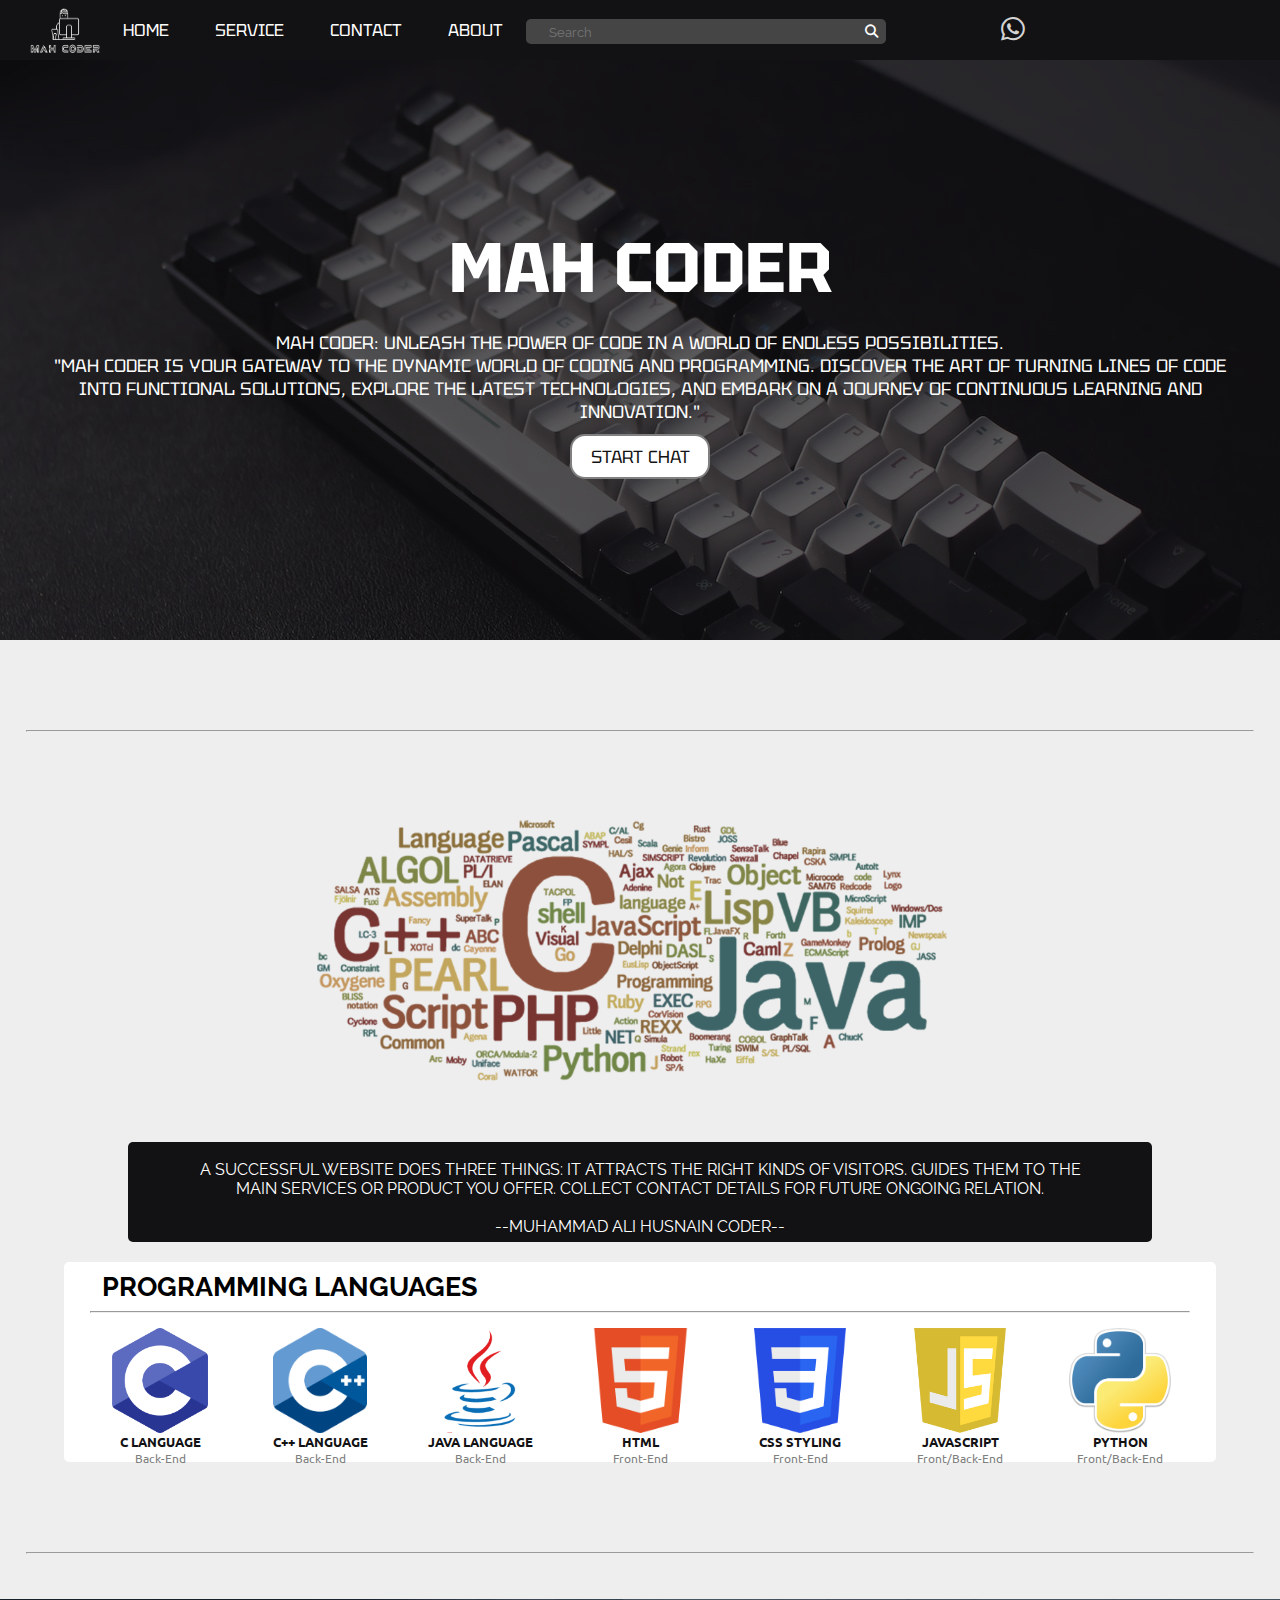
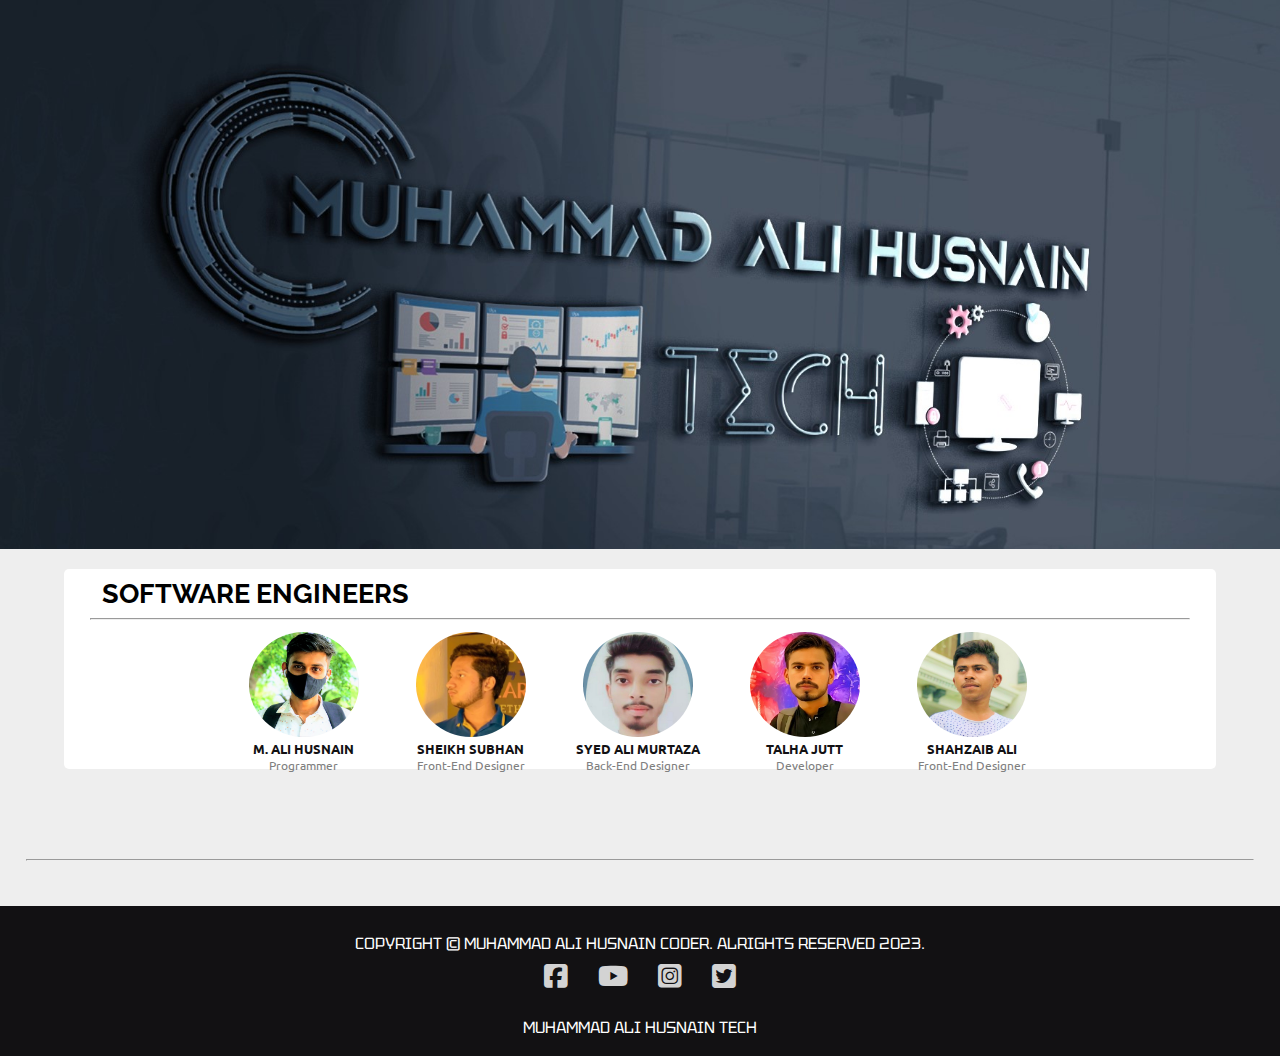
<file: index.html>
<!DOCTYPE html>
<html lang="en">

<head>
    <meta charset="UTF-8">
    <meta name="viewport" content="width=\, initial-scale=1.0">
    <link rel="stylesheet" href="https://cdnjs.cloudflare.com/ajax/libs/font-awesome/6.4.0/css/all.min.css">
    <link rel="shortcut icon" href="image/favicon.png" type="image/x-icon">
    <link rel="stylesheet" href="css/utlis.css">
    <link rel="stylesheet" href="css/style.css">
    <link rel="stylesheet" href="css/home.css">
    <title>Home | MAH Coder</title>
</head>

<body>
    <header>
        <nav>
            <div class="logo">
                <img src="image/MAH.png" alt="Muhammad Ali Husnain Coder">
            </div>
            <ul>
                <li><a href="index.html" class="nav-li">Home</a></li>
                <li><a href="service.html" class="nav-li">Service</a></li>
                <li><a href="contact.html" class="nav-li">Contact</a></li>
                <li><a href="about.html" class="nav-li">About</a></li>
            </ul>
            <div class="search">
                <input type="text" placeholder="Search">
                <button class="btn"><i class="fa-solid fa-magnifying-glass"></i></button>
            </div>
            <div class="whatsapp">
                <a href="https://api.whatsapp.com/send/?phone=%2B923074681469&text=I%27m+interested+in+your+website+MAH_Coder&type=phone_number&app_absent=0"
                    target="0">
                    <i class="fa-brands fa-whatsapp fa-fade"></i>
                </a>
            </div>
        </nav>
        <div class="head">
            <div class="page-head">
                <h1>
                    MAH Coder
                </h1>
                <p class="text-center">
                    MAH Coder: Unleash the Power of Code in a World of Endless Possibilities. <br>
                    "MAH Coder is your gateway to the dynamic world of coding and programming. Discover the art of turning lines of code into functional solutions, explore the latest technologies, and embark on a journey of continuous learning and innovation."
                </p>
                <button class="head-btn">
                    <a href="https://www.instagram.com/direct/t/17844535925907087" target="0" >
                        Start Chat
                    </a>
                </button>
            </div>
        </div>
    </header>
    <main>
        <hr class="main-hr">
        <div class="language-img">
            <img src="image/kisspng-programming-language-computer-programming-java-programacion-5b3f86463e62c6.7343518415308897982555.png"
                alt="Coding Languages Image">
        </div>
        <div class="quote">
            <p class="text-center">
                A successful website does three things:
                It attracts the right kinds of visitors.
                Guides them to the main services or product you offer.
                Collect Contact details for future ongoing relation.
                <br><br>
                --Muhammad Ali Husnain Coder--
            </p>
        </div>
        <div class="box">
            <h2 class="head2">Programming Languages</h2>
            <hr>
            <div class="content1">
                <a href="Language/c.html" target="1">
                    <div class="box-members1 members">
                        <img src="image/c.png" alt="" class="box-img">
                        <h3 class="head3">C Language</h3>
                        <p class="p-box">Back-End</p>
                    </div>
                </a>
                <a href="" target="1">
                    <div class="box-members1 members">
                        <img src="image/c++.png" alt="" class="box-img">
                        <h3 class="head3">C++ Language</h3>
                        <p class="p-box">Back-End</p>
                    </div>
                </a>
                <a href="" target="1">
                    <div class="box-members1 members">
                        <img src="image/java.png" alt="" class="box-img">
                        <h3 class="head3">JAVA Language</h3>
                        <p class="p-box">Back-End</p>
                    </div>
                </a>
                <a href="" target="1">
                    <div class="box-members1 members">
                        <img src="image/html.png" alt="" class="box-img">
                        <h3 class="head3">html</h3>
                        <p class="p-box">Front-End</p>
                    </div>
                </a>
                <a href="" target="1">
                    <div class="box-members1 members">
                        <img src="image/css.png" alt="" class="box-img">
                        <h3 class="head3">Css Styling</h3>
                        <p class="p-box">Front-End</p>
                    </div>
                </a>
                <a href="" target="1">
                    <div class="box-members1 members">
                        <img src="image/js.png" alt="" class="box-img">
                        <h3 class="head3">javascript</h3>
                        <p class="p-box">Front/Back-End</p>
                    </div>
                </a>
                <a href="" target="1">
                    <div class="box-members1 members">
                        <img src="image/py.png" alt="" class="box-img">
                        <h3 class="head3">python</h3>
                        <p class="p-box">Front/Back-End</p>
                    </div>
                </a>
            </div>
        </div>
        <hr class="main-hr">
        <div class="slider">
        </div>
        <div class="box">
            <h2 class="head2">Software engineers</h2>
            <hr>
            <div class="content2">
                <a href="Engineers/ali-husnain.html" target="0">
                    <div class="box-members2 members">
                        <img src="image/mah.jpg" alt="Muhammad Ali Husnain" class="box-img">
                        <h3 class="head3">M. Ali Husnain</h3>
                        <p class="p-box">Programmer</p>
                    </div>
                </a>
                <a href="Engineers/subhan.html" target="0">
                    <div class="box-members2 members">
                        <img src="image/subhan.jpg" alt="Sheikh Muhammad Subhan Jamshaid" class="box-img">
                        <h3 class="head3">Sheikh Subhan</h3>
                        <p class="p-box">Front-End Designer</p>
                    </div>
                </a>
                <a href="Engineers/ali-murtaza.html" target="0">
                    <div class="box-members2 members">
                        <img src="image/ali-murtaza.jpg" alt="Syed Ali Murtaza" class="box-img">
                        <h3 class="head3">Syed Ali Murtaza</h3>
                        <p class="p-box">Back-End Designer</p>
                    </div>
                </a>
                <a href="Engineers/talha.html" target="0">
                    <div class="box-members2 members">
                        <img src="image/talha.jpg" alt="Talha Jutt" class="box-img">
                        <h3 class="head3">Talha Jutt</h3>
                        <p class="p-box">Developer</p>
                    </div>
                </a>
                <a href="Engineers/shahzaib.html" target="0">
                    <div class="box-members2 members">
                        <img src="image/shahzaib.jpg" alt="Shahzaib Ali" class="box-img">
                        <h3 class="head3">Shahzaib Ali</h3>
                        <p class="p-box">Front-End Designer</p>
                    </div>
                </a>
            </div>
        </div>
        <hr class="main-hr">
    </main>
    <footer>
        <p class="flex-text-center">Copyright &copy; Muhammad Ali Husnain Coder. Alrights Reserved 2023.</p>
        <div class="links">
            <a href="https://www.facebook.com/alihusnain.dev/" target="0"><i
                    class="fa-brands fa-square-facebook"></i></a>
            <a href="https://youtube.com/@mahcoder" target="0"><i class="fa-brands fa-youtube"></i></a>
            <a href="https://instagram.com/alihusnain_dev" target="0"><i class="fa-brands fa-square-instagram"></i></a>
            <a href="https://twitter.com/" target="0"><i class="fa-brands fa-square-twitter"></i></a>
        </div>
        <p class="text-center">Muhammad Ali husnain tech</p>
    </footer>
</body>

</html>
</file>
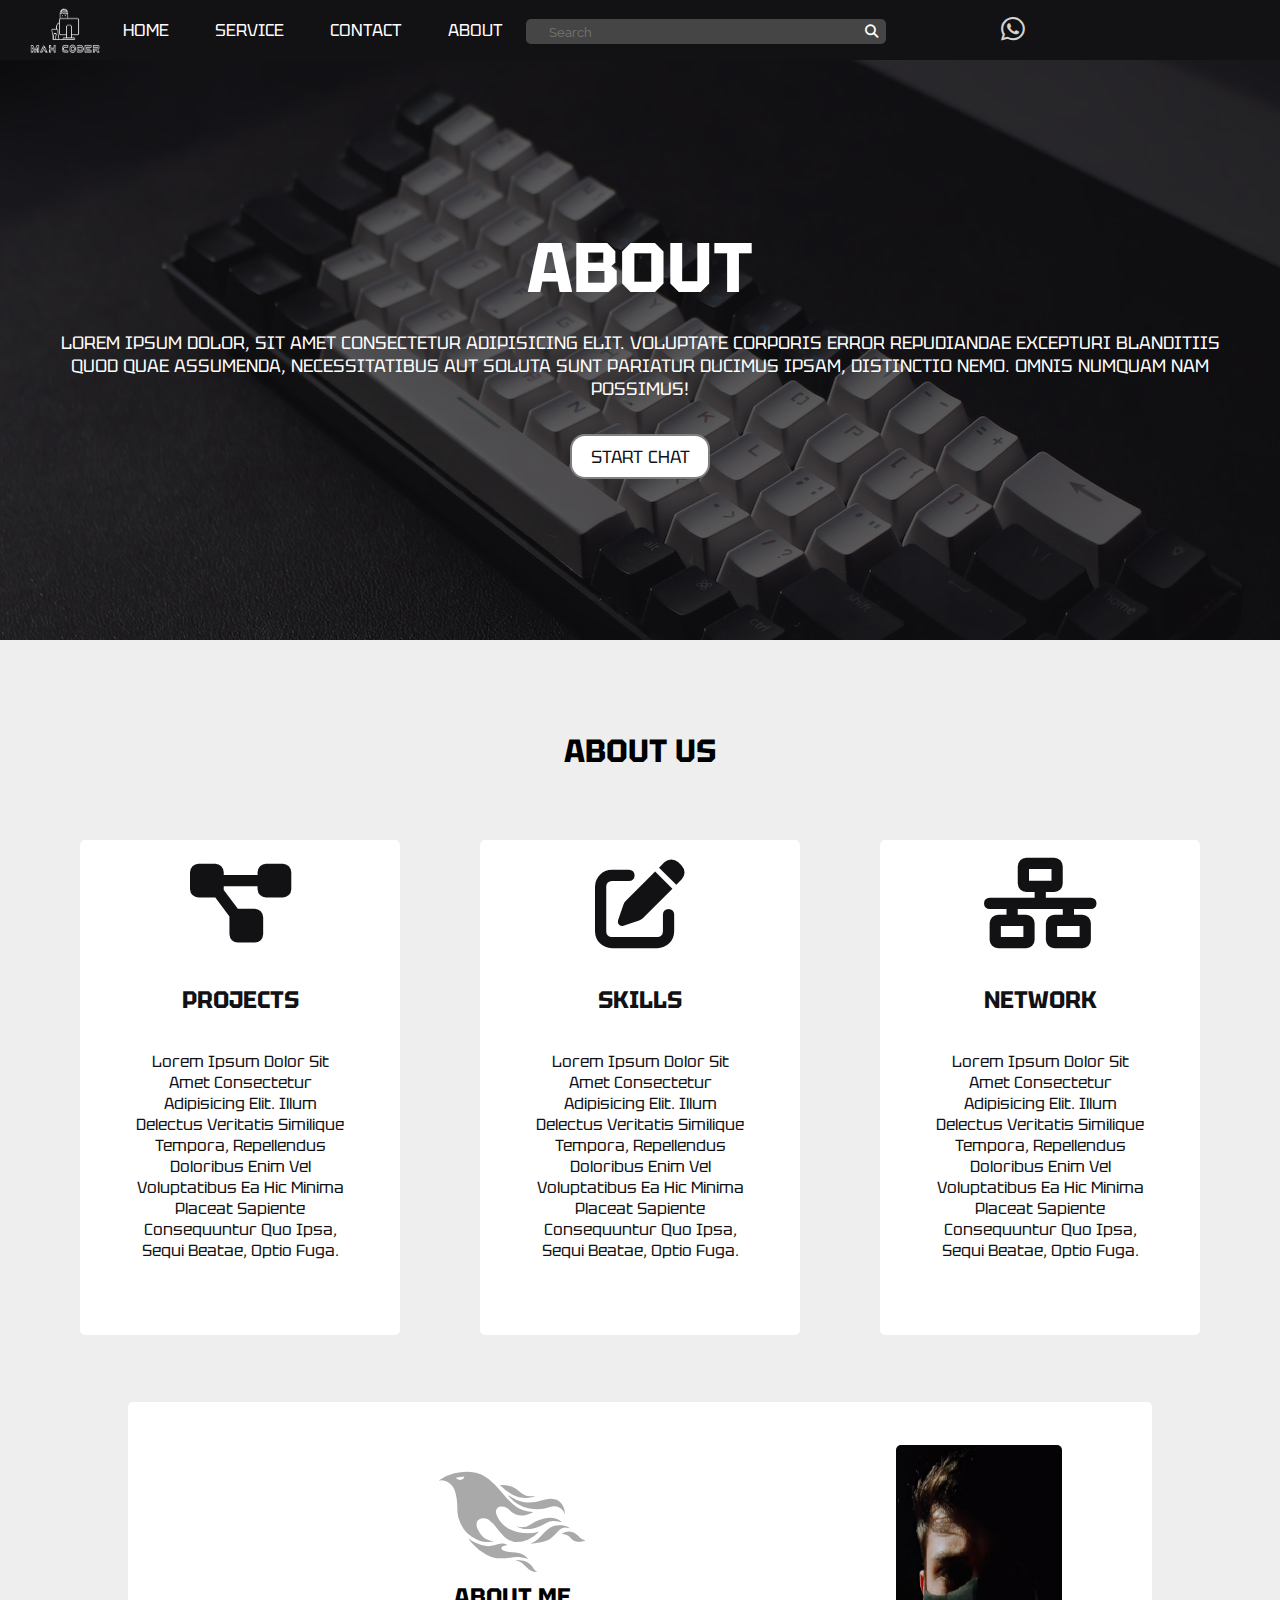
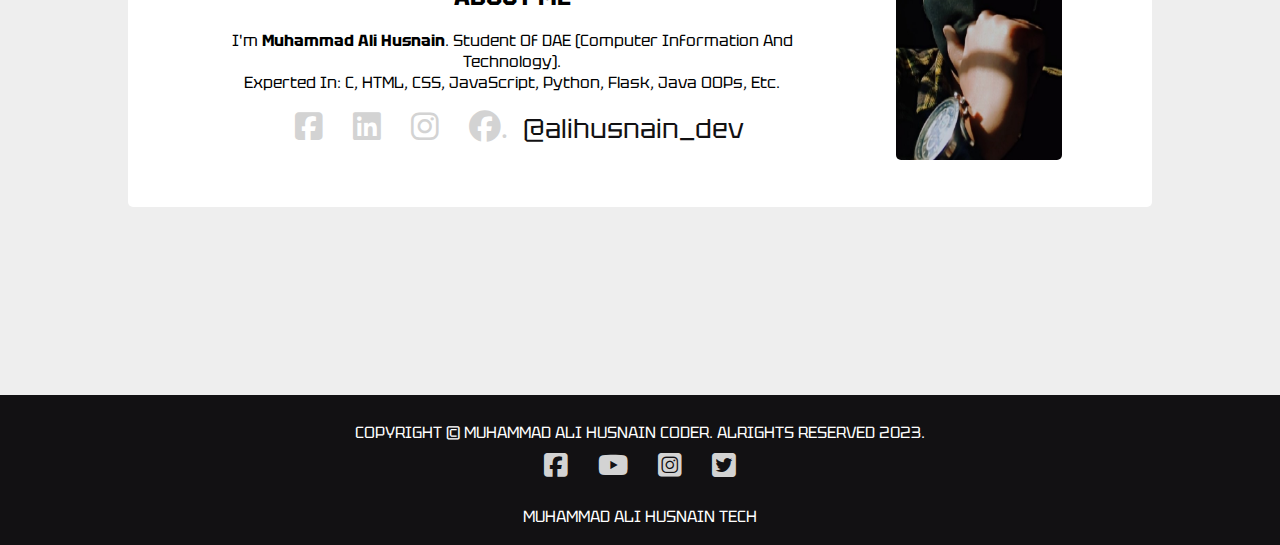
<file: about.html>
<!DOCTYPE html>
<html lang="en">
<head>
    <meta charset="UTF-8">
    <meta name="viewport" content="width=device-width, initial-scale=1.0">
    <link rel="stylesheet" href="https://cdnjs.cloudflare.com/ajax/libs/font-awesome/6.4.0/css/all.min.css">
    <link rel="shortcut icon" href="image/favicon.png" type="image/x-icon">
    <link rel="stylesheet" href="css/utlis.css">
    <link rel="stylesheet" href="css/style.css">
    <link rel="stylesheet" href="css/about.css">
    <title>About | MAH-Coder</title>
</head>
<body>
    <header>
        <nav>
            <div class="logo">
                <img src="image/MAH.png" alt="Muhammad Ali Husnain Coder">
            </div>
            <ul>
                <li><a href="index.html" class="nav-li">Home</a></li>
                <li><a href="service.html" class="nav-li">Service</a></li>
                <li><a href="contact.html" class="nav-li">Contact</a></li>
                <li><a href="about.html" class="nav-li">About</a></li>
            </ul>
            <div class="search">
                <input type="text" placeholder="Search">
                <button class="btn"><i class="fa-solid fa-magnifying-glass"></i></button>
            </div>
            <div class="whatsapp"><a href="https://api.whatsapp.com/send/?phone=%2B923074681469&text=I%27m+interested+in+your+website+MAH_Coder&type=phone_number&app_absent=0" target="0"><i class="fa-brands fa-whatsapp fa-fade"></i></a></div>
        </nav>
        <div class="head">
            <div class="page-head">
                <h1>
                    ABout
                </h1>
                <p class="text-center">
                    Lorem ipsum dolor, sit amet consectetur adipisicing elit. Voluptate corporis error repudiandae excepturi blanditiis quod quae assumenda, necessitatibus aut soluta sunt pariatur ducimus ipsam, distinctio nemo. Omnis numquam nam possimus!
                </p>
                <button class="head-btn"><a href="https://www.instagram.com/direct/t/17844535925907087" target="0">Start Chat</a></button>
            </div>
        </div>
    </header>
    <main>
        <div class="container">
            <h1>About us</h1>
            <div class="section1">
                <div class="projects block">
                    <i class="fa-solid fa-diagram-project"></i>
                    <h2 class="text-center">Projects</h2>
                    <p class="text-center">Lorem ipsum dolor sit amet consectetur adipisicing elit. Illum delectus veritatis similique tempora, repellendus doloribus enim vel voluptatibus ea hic minima placeat sapiente consequuntur quo ipsa, sequi beatae, optio fuga.</p>
                </div>
                <div class="skills block">
                    <i class="fa-solid fa-pen-to-square"></i>
                    <h2 class="text-center">skills</h2>
                    <p class="text-center">Lorem ipsum dolor sit amet consectetur adipisicing elit. Illum delectus veritatis similique tempora, repellendus doloribus enim vel voluptatibus ea hic minima placeat sapiente consequuntur quo ipsa, sequi beatae, optio fuga.</p>
                </div>
                <div class="network block">
                    <i class="fa-solid fa-network-wired"></i>
                    <h2 class="text-center">network</h2>
                    <p class="text-center">Lorem ipsum dolor sit amet consectetur adipisicing elit. Illum delectus veritatis similique tempora, repellendus doloribus enim vel voluptatibus ea hic minima placeat sapiente consequuntur quo ipsa, sequi beatae, optio fuga.</p>
                </div>
            </div>
            <div class="section2">
                <div class="about-me">
                    <i class="fa-brands fa-phoenix-framework fa-fade"></i>
                    <h2 class="head1">About Me</h2>
                    <p class="text-center about-p">I'm <b>Muhammad Ali Husnain</b>. Student of DAE (Computer Information and Technology). <br>Experted in: C, HTML, CSS, JavaScript, python, Flask, Java OOPs, etc.
                    </p>
                    <p class="link"><i class="fa-brands fa-square-facebook"></i><i class="fa-brands fa-linkedin"></i><i class="fa-brands fa-instagram"></i><i class="fa-brands fa-facebook">.</i>@alihusnain_dev</p>
                </div>
                <div class="about-img">
                    <img src="image/me.jpg" alt="">
                </div>
            </div>
    </main>
    <footer>
        <p class="flex-text-center">Copyright &copy; Muhammad Ali Husnain Coder. Alrights Reserved 2023.</p>
    </div>
        <div class="links">
            <a href="https://www.facebook.com/alihusnain.dev/" target="0"><i class="fa-brands fa-square-facebook "></i></a>
            <a href="https://youtube.com/@mah_tech" target="0"><i class="fa-brands fa-youtube "></i></a>
            <a href="https://instagram.com/alihusnain_dev" target="0"><i class="fa-brands fa-square-instagram "></i></a>
            <a href="https://twitter.com/" target="0"><i class="fa-brands fa-square-twitter "></i></a>
        </div>
        <p class="text-center">Muhammad Ali husnain tech</p>
    </footer>
</body>
</html>
</file>
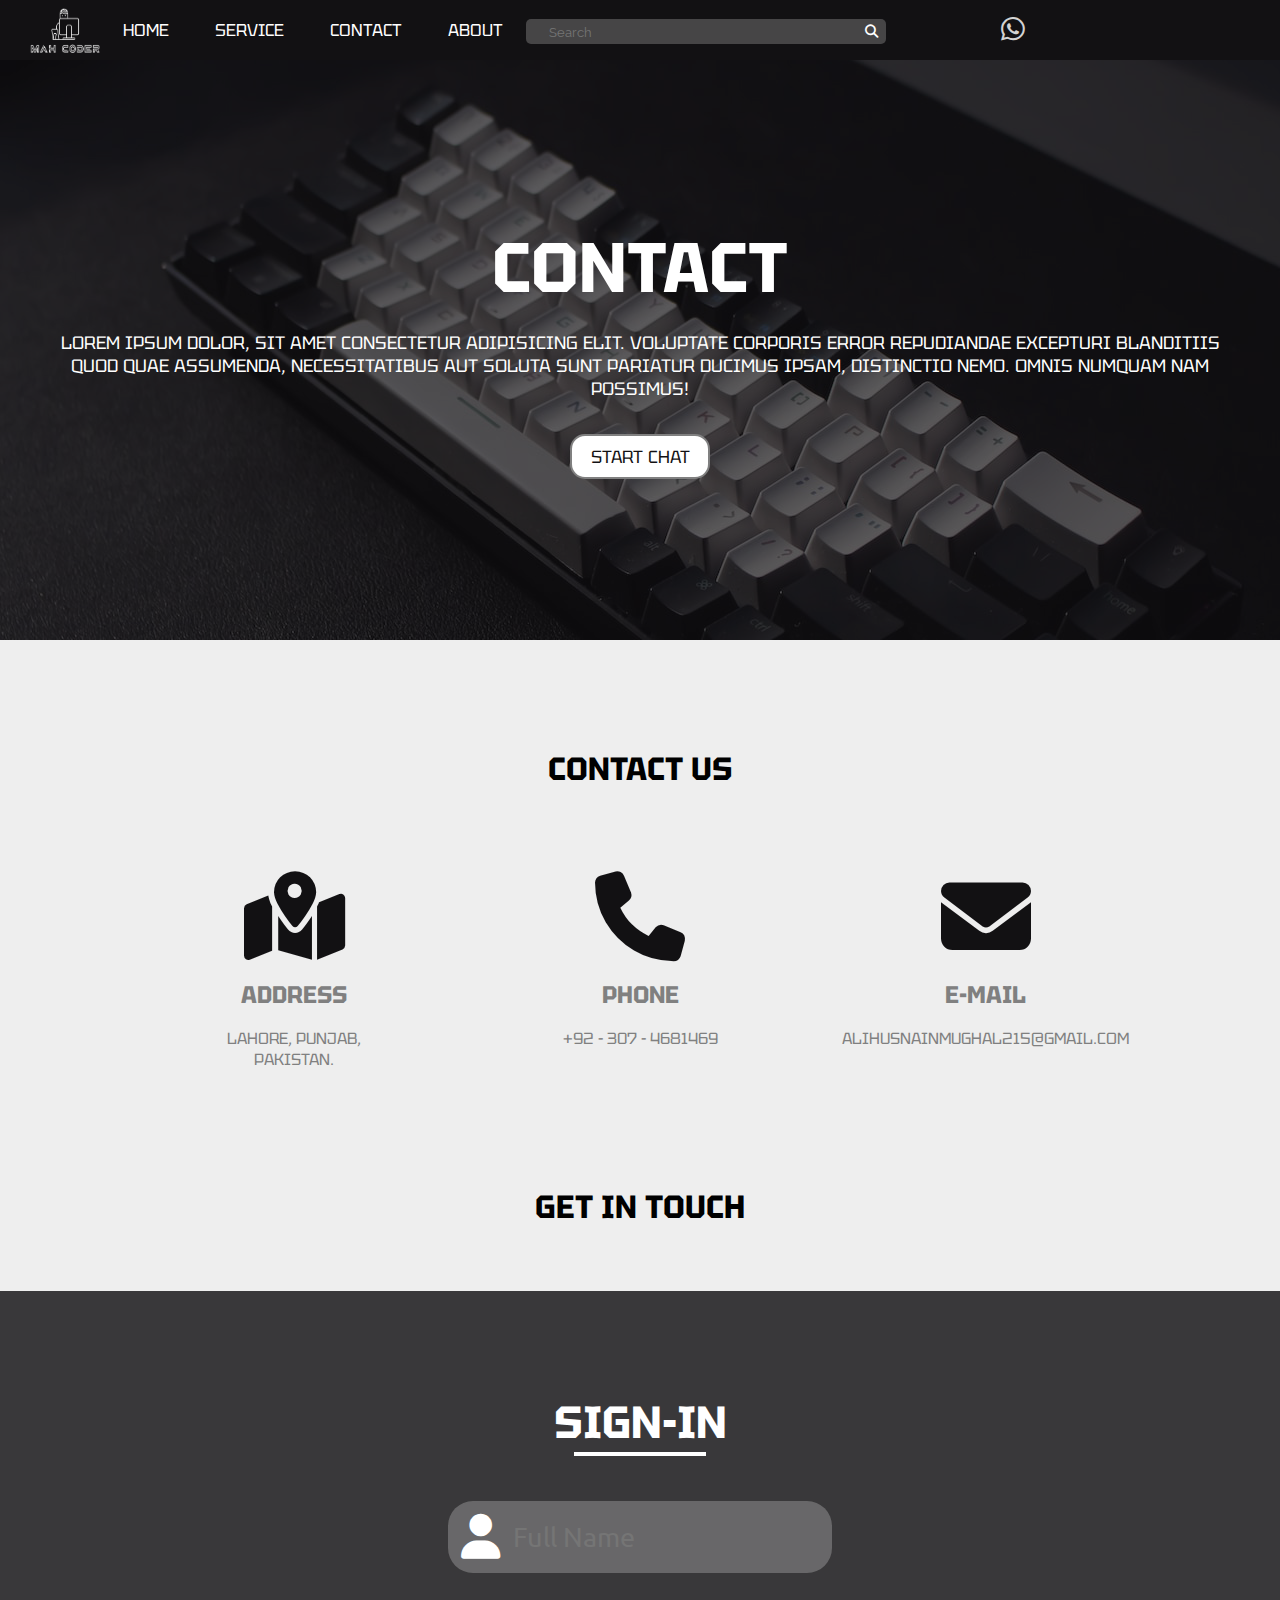
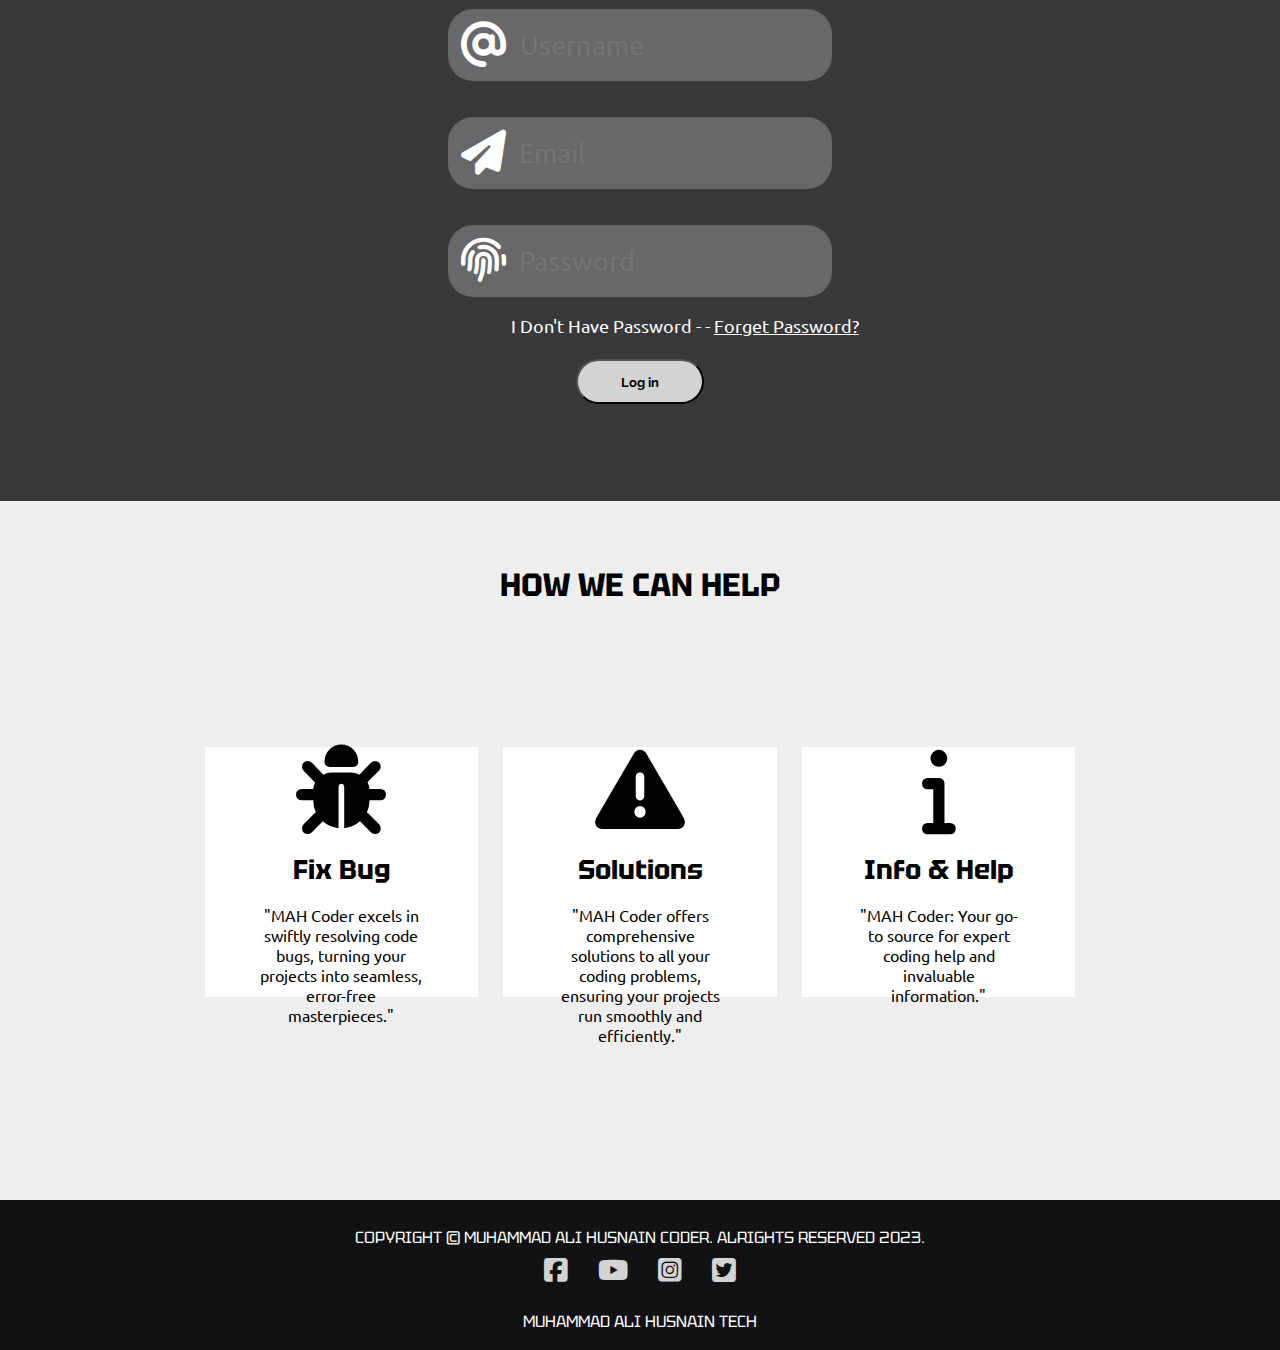
<file: contact.html>
<!DOCTYPE html>
<html lang="en">
<head>
    <meta charset="UTF-8">
    <meta name="viewport" content="width=device-width, initial-scale=1.0">
    <link rel="stylesheet" href="https://cdnjs.cloudflare.com/ajax/libs/font-awesome/6.4.0/css/all.min.css">
    <link rel="shortcut icon" href="image/favicon.png" type="image/x-icon">
    <link rel="stylesheet" href="css/utlis.css">
    <link rel="stylesheet" href="css/style.css">
    <link rel="stylesheet" href="css/contact.css">
    <title>Contact | MAH-Coder</title>
</head>
<body>
    <header>
        <nav>
            <div class="logo">
                <img src="image/MAH.png" alt="Muhammad Ali Husnain Coder">
            </div>
            <ul>
                <li><a href="index.html" class="nav-li">Home</a></li>
                <li><a href="service.html" class="nav-li">Service</a></li>
                <li><a href="contact.html" class="nav-li">Contact</a></li>
                <li><a href="about.html" class="nav-li">About</a></li>
            </ul>
            <div class="search">
                <input type="text" placeholder="Search">
                <button class="btn"><i class="fa-solid fa-magnifying-glass"></i></button>
            </div>
            <div class="whatsapp"><a href="https://api.whatsapp.com/send/?phone=%2B923074681469&text=I%27m+interested+in+your+website+MAH_Coder&type=phone_number&app_absent=0" target="0"><i class="fa-brands fa-whatsapp fa-fade"></i></a></div>
        </nav>
        <div class="head">
            <div class="page-head">
                <h1>
                    Contact
                </h1>
                <p class="text-center">
                    Lorem ipsum dolor, sit amet consectetur adipisicing elit. Voluptate corporis error repudiandae excepturi blanditiis quod quae assumenda, necessitatibus aut soluta sunt pariatur ducimus ipsam, distinctio nemo. Omnis numquam nam possimus!
                </p>
                <button class="head-btn"><a href="https://www.instagram.com/direct/t/17844535925907087" target="0">Start Chat</a></button>
            </div>
        </div>
    </header>
    <main>
        <div class="container">
            <h1 class="head1 text-center">
                Contact Us
            </h1>
            <div class="section1">
                <a href="https://www.google.com/maps?q=Lahore, Pakistan" target="_blank">
                    <div class="box">
                        <i class="fa-solid fa-map-location-dot"></i>
                        <h2 class="h3">Address</h2>
                        <p class="text-center">Lahore, Punjab, Pakistan.</p>
                    </div>
                </a>
                <a href="tel:+923074681469">
                    <div class="box">
                        <i class="fa-solid fa-phone"></i>
                        <h2 class="h3">phone</h2>
                        <p class="text-center">+92 - 307 - 4681469</p>
                    </div>
                </a>
                <a href="mailto:alihusnain.coder@gmail.com">
                    <div class="box">
                        <i class="fa-solid fa-envelope"></i>
                        <h2 class="h3">e-mail</h2>
                        <p class="text-center">alihusnainmughal215@gmail.com</p>
                    </div>
                </a>
            </div>
            <h1 class="head1 text-center">
                Get in Touch
            </h1>
            <div class="section2">
                <div class="input-field">
                    <h2>
                        Sign-in<hr>
                    </h2>
                    
                    <div class="input">
                        <i class="fa-solid fa-user"></i>
                        <input type="text" placeholder="Full Name">
                    </div>
                    <div class="input">
                        <i class="fa-solid fa-at"></i>
                        <input type="text" placeholder="Username">
                    </div>
                    <div class="input">
                        <i class="fa-solid fa-paper-plane"></i>
                        <input type="email" placeholder="Email">
                    </div>
                    <div class="input">
                        <i class="fa-solid fa-fingerprint"></i>
                        <input type="password" placeholder="Password">
                    </div>
                    <div class="bottom">
                        <p class="forgot">I don't have Password - - <a href="forget.html">Forget Password?</a></p>
                        <button>Log in</button>
                    </div>
                </div>
            </div>
            <h1 class="head1 text-center">
                How we can help
            </h1>
            <div class="section3">
                <div class="block">
                    <i class="fa-solid fa-bug"></i>
                    <h3 class="head3">Fix Bug</h3>
                    <p class="text-center">"MAH Coder excels in swiftly resolving code bugs, turning your projects into seamless, error-free masterpieces."</p>
                </div>
                <div class="block">
                    <i class="fa-solid fa-triangle-exclamation"></i>
                    <h3 class="head3">Solutions</h3>
                    <p class="text-center">"MAH Coder offers comprehensive solutions to all your coding problems, ensuring your projects run smoothly and efficiently."</p>
                </div>
                <div class="block">
                    <i class="fa-solid fa-info"></i>
                    <h3 class="head3">Info & Help</h3>
                    <p class="text-center">"MAH Coder: Your go-to source for expert coding help and invaluable information."</p>
                </div>
            </div>
        </div>
    </main>
    <footer>
        <p class="flex-text-center">Copyright &copy; Muhammad Ali Husnain Coder. Alrights Reserved 2023.</p>
        <div class="links">
            <a href="https://www.facebook.com/alihusnain.dev/" target="0"><i class="fa-brands fa-square-facebook"></i></a>
            <a href="https://youtube.com/@mah_tech" target="0"><i class="fa-brands fa-youtube"></i></a>
            <a href="https://instagram.com/alihusnain_dev" target="0"><i class="fa-brands fa-square-instagram "></i></a>
            <a href="https://twitter.com/" target="0"><i class="fa-brands fa-square-twitter"></i></a>
        </div>
        <p class="text-center">Muhammad Ali husnain tech</p>
    </footer>
</body>
</html>
</file>
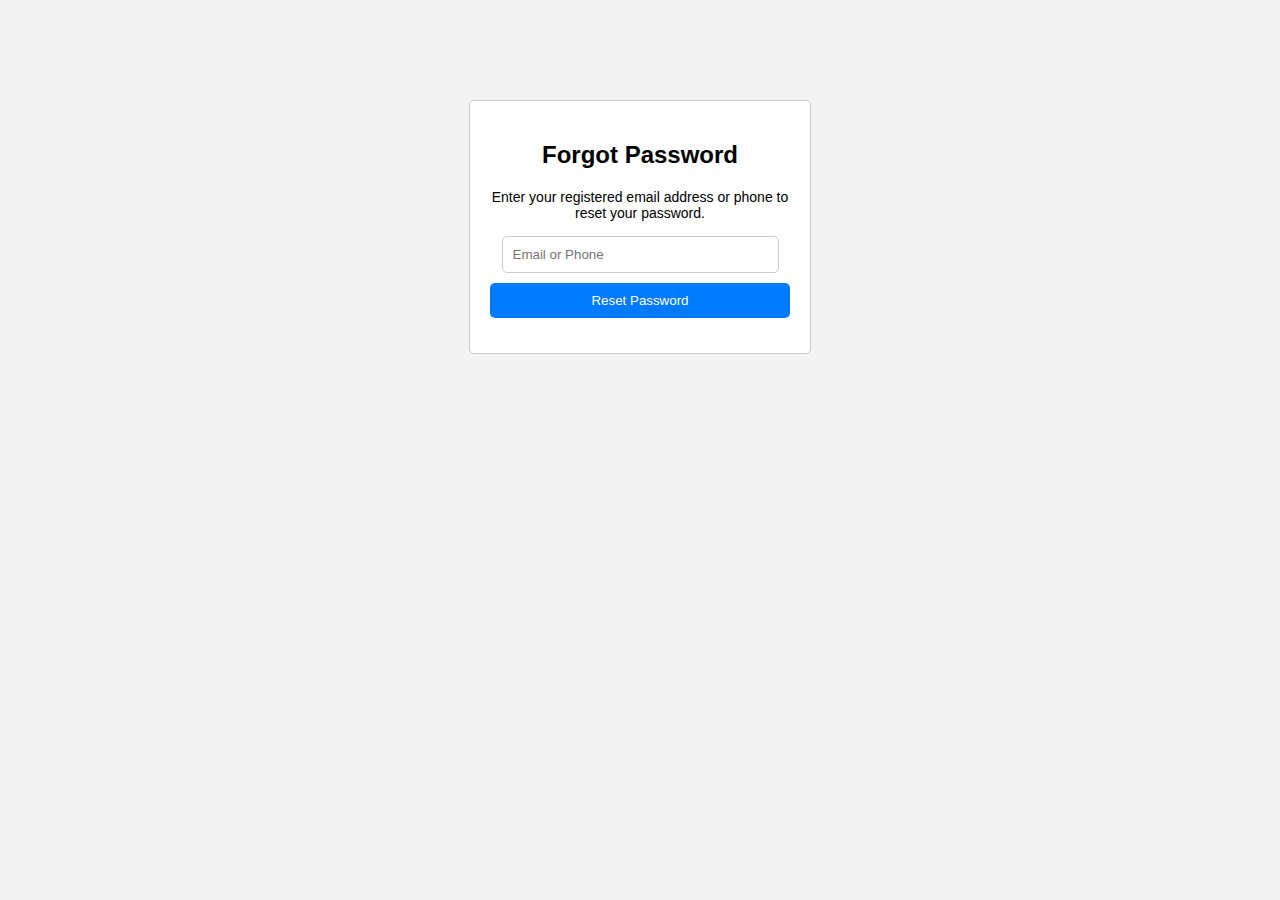
<file: forget.html>
<!DOCTYPE html>
<html lang="en">

<head>
    <meta charset="UTF-8">
    <meta name="viewport" content="width=device-width, initial-scale=1.0">
    <title>Forgot Password</title>
    <style>
        body {
            font-family: Arial, sans-serif;
            background-color: #f3f3f3;
            text-align: center;
        }

        .container {
            background-color: #fff;
            width: 300px;
            margin: 100px auto;
            padding: 20px;
            border: 1px solid #ccc;
            border-radius: 5px;
        }

        h2 {
            font-size: 24px;
            margin-bottom: 20px;
        }

        p {
            font-size: 14px;
            margin-bottom: 15px;
        }

        input {
            width: 85%;
            padding: 10px;
            margin-bottom: 10px;
            border: 1px solid #ccc;
            border-radius: 5px;
        }

        button {
            width: 100%;
            padding: 10px;
            background-color: #007BFF;
            color: #fff;
            border: none;
            border-radius: 5px;
            cursor: pointer;
        }

        .message {
            margin-top: 15px;
            color: #007BFF;
        }
    </style>
</head>

<body>
    <div class="container">
        <h2>Forgot Password</h2>
        <p>Enter your registered email address or phone to reset your password.</p>
        <input type="email" id="email" placeholder="Email or Phone" required>
        <button id="resetButton">Reset Password</button>
        <div class="message" id="message"></div>
    </div>
    <script>
        document.addEventListener('DOMContentLoaded', function () {
            const resetButton = document.getElementById('resetButton');
            const emailInput = document.getElementById('email');
            const message = document.getElementById('message');

            resetButton.addEventListener('click', function () {
                const email = emailInput.value;
                if (email) {
                    // Here, you can add the logic to send a reset password link to the provided email.
                    // This might involve making an API request to your server.
                    // For this example, we'll just show a success message.
                    message.innerText = 'Password reset instructions sent to your email.';
                } else {
                    message.innerText = 'Please enter a valid email.';
                }
            });
        });

    </script>
</body>

</html>
</file>
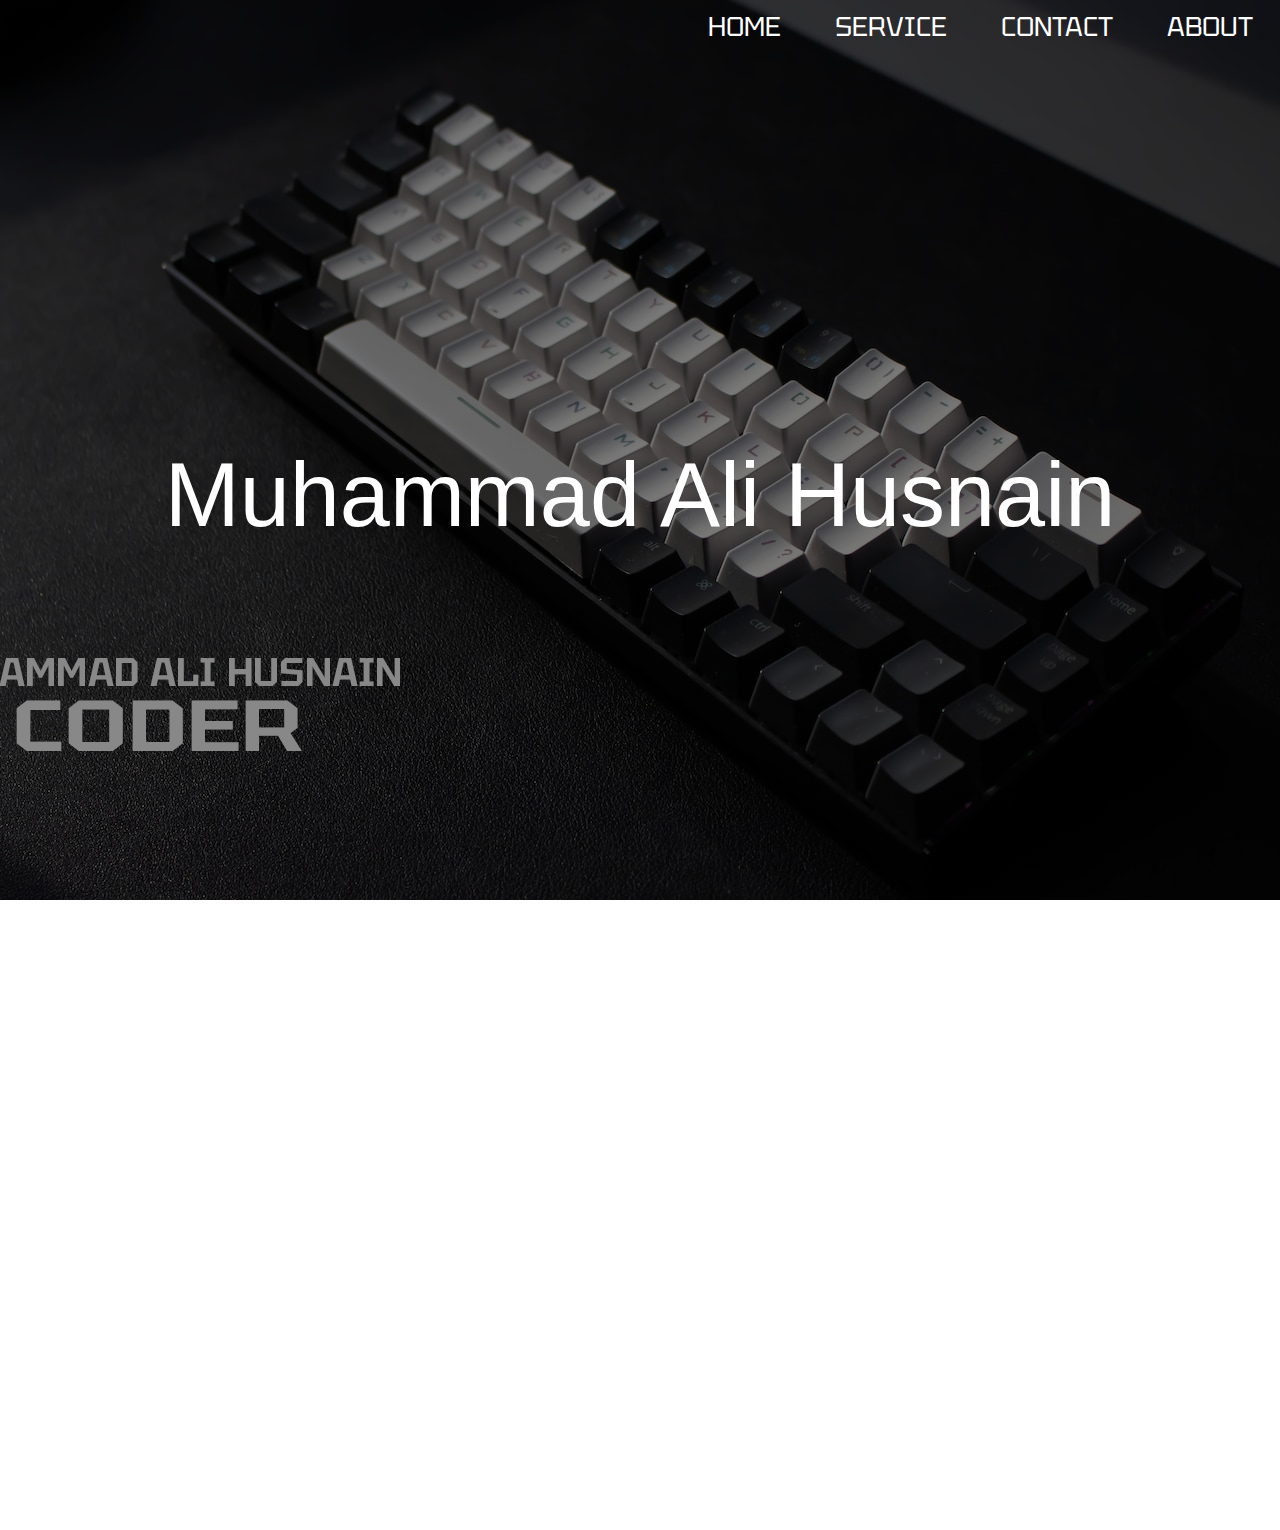
<file: prac.html>
<!DOCTYPE html>
<html lang="en">
<head>
    <meta charset="UTF-8">
    <meta name="viewport" content="width=device-width, initial-scale=1.0">
    <title>Practice Section</title>
    <style>
        @import url('https://fonts.googleapis.com/css2?family=Raleway:wght@300&family=Tektur&family=Ubuntu&display=swap');    
        *{
            margin: 0;padding: 0;
        }
        body{
            font-family: 'Tektur', cursive;
        }
        header{
            height: 100vh;
            background-image: url(image/main.jpg);
            background-position: center;
            background-attachment: fixed;
            background-size: cover;
        }
        nav{
            height: 10vh;
            background-color: rgba(0, 0, 0, 0.466);
        }
        nav ul{
            display: flex;
            justify-content: flex-end;
        }
        nav ul li{
            list-style: none;
            padding: 1vh 3vh;
            font-size: 3vh;
            text-transform: uppercase;
            color: white;
        }
        .mah{
            display: flex;
            height: 90vh;
            background-color: rgba(0, 0, 0, 0.466);
            align-items: center;
            justify-content: center;
        }
        .mah p{
            text-align: center;
            font-size: 10vh;
            color: white;
            font-family:Arial, Helvetica, sans-serif;
        }
        .container{
            height: 70vh;
        }
    </style>
</head>
<body>
    <header>
        <nav>
            <ul>
                <li>Home</li>
                <li>Service</li>
                <li>Contact</li>
                <li>About</li>
            </ul>
        </nav>
        <div class="mah">
            <p>Muhammad Ali Husnain</p>
        </div>
    </header>
    <main>
        <div class="container">

        </div>
    </main>
</body>
</html>
</file>
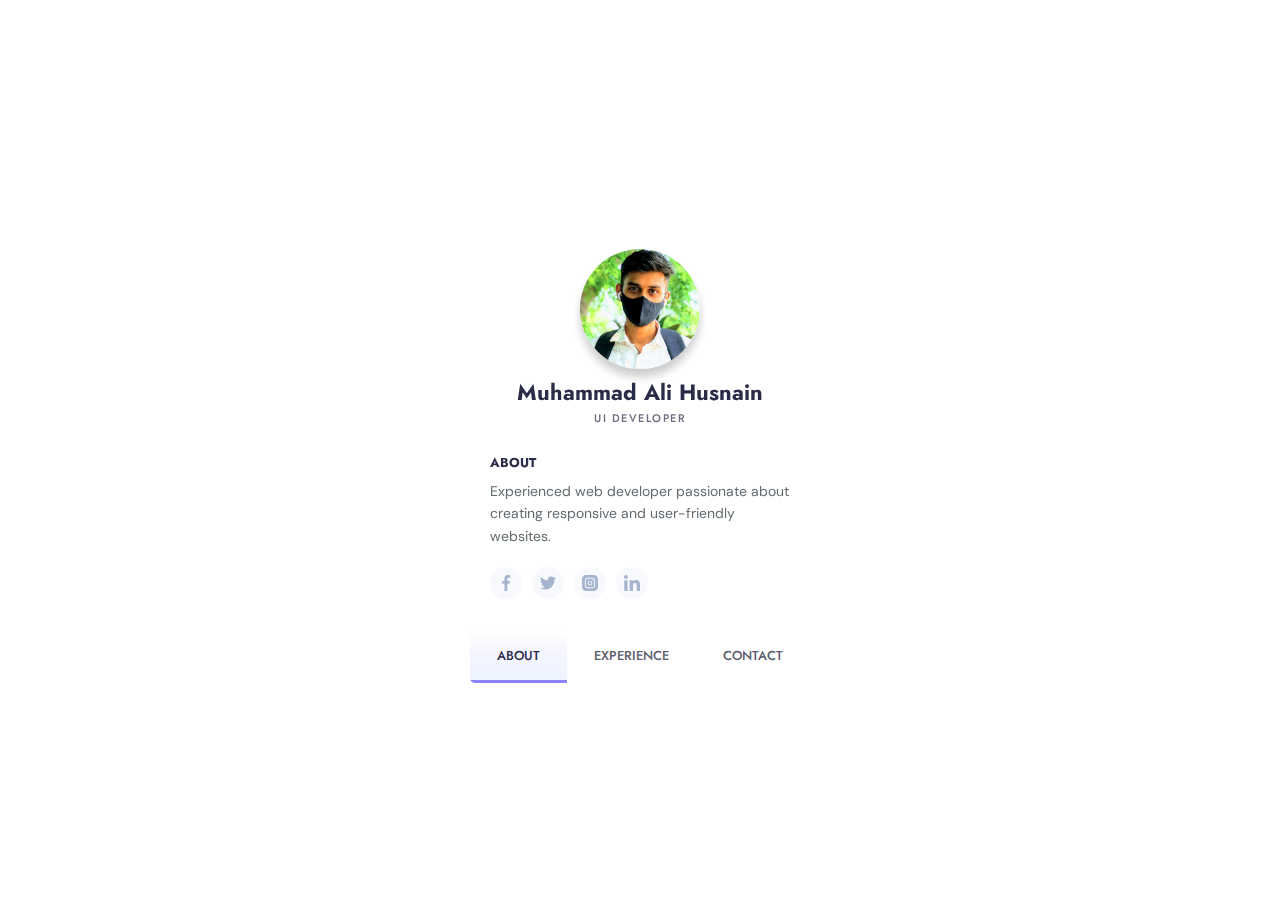
<file: Engineers/ali-husnain.html>
<!DOCTYPE html>
<html lang="en">

<head>
    <title>Muhammad Ali Husnain | Profile</title>
    <meta charset="UTF-8" />
    <meta name="viewport" content="width=device-width" />
    <link rel="shortcut icon" href="../image/favicon.png" type="image/x-icon">
    <style>
        @import url("https://fonts.googleapis.com/css?family=DM+Sans:400,500|Jost:400,500,600&display=swap");

        * {
            box-sizing: border-box;
        }

        body {
            color: #2b2c48;
            font-family: "Jost", sans-serif;
            background-image: url(https://images.unsplash.com/photo-1483728642387-6c3bdd6c93e5?q=80&w=1476&auto=format&fit=crop&ixlib=rb-4.0.3&ixid=M3wxMjA3fDB8MHxwaG90by1wYWdlfHx8fGVufDB8fHx8fA%3D%3D);
            background-repeat: no-repeat;
            background-size: cover;
            background-position: center;
            background-attachment: fixed;
            min-height: 100vh;
            display: flex;      
            flex-wrap: wrap;
            padding: 20px;
        }

        .card {
            max-width: 340px;
            margin: auto;
            overflow-y: auto;
            position: relative;
            z-index: 1;
            overflow-x: hidden;
            background-color: white;
            display: flex;
            transition: 0.3s;
            flex-direction: column;
            border-radius: 5px;
            box-shadow: 0 0 0 8px rgba(255, 255, 255, 0.2);
        }

        .card[data-state="#about"] {
            height: 450px;
        }

        .card[data-state="#about"] .card-main {
            padding-top: 0;
        }

        .card[data-state="#contact"] {
            height: 430px;
        }

        .card[data-state="#experience"] {
            height: 550px;
        }

        .card.is-active .card-header {
            height: 80px;
        }

        .card.is-active .card-cover {
            height: 100px;
            top: -50px;
        }

        .card.is-active .card-avatar {
            transform: none;
            left: 20px;
            width: 50px;
            height: 50px;
            bottom: 10px;
        }

        .card.is-active .card-fullname,
        .card.is-active .card-jobtitle {
            left: 86px;
            transform: none;
        }

        .card.is-active .card-fullname {
            bottom: 18px;
            font-size: 19px;
        }

        .card.is-active .card-jobtitle {
            bottom: 16px;
            letter-spacing: 1px;
            font-size: 10px;
        }

        .card-header {
            position: relative;
            display: flex;
            height: 200px;
            flex-shrink: 0;
            width: 100%;
            transition: 0.3s;
        }

        .card-header * {
            transition: 0.3s;
        }

        .card-cover {
            width: 100%;
            height: 100%;
            position: absolute;
            top: -20%;
            left: 0;
            will-change: top;
            background-size: cover;
            background-position: center;
            filter: blur(30px);
            transform: scale(1.2);
            transition: 0.5s;
        }

        .card-avatar {
            width: 120px;
            height: 120px;
            box-shadow: 0 8px 8px rgba(0, 0, 0, 0.2);
            border-radius: 50%;
            -o-object-position: center;
            object-position: center;
            -o-object-fit: cover;
            object-fit: cover;
            position: absolute;
            bottom: 0;
            left: 50%;
            transform: translateX(-50%) translateY(-64px);
        }

        .card-fullname {
            position: absolute;
            bottom: 0;
            font-size: 22px;
            font-weight: 700;
            text-align: center;
            white-space: nowrap;
            transform: translateY(-10px) translateX(-50%);
            left: 50%;
        }

        .card-jobtitle {
            position: absolute;
            bottom: 0;
            font-size: 11px;
            white-space: nowrap;
            font-weight: 500;
            opacity: 0.7;
            text-transform: uppercase;
            letter-spacing: 1.5px;
            margin: 0;
            left: 50%;
            transform: translateX(-50%) translateY(-7px);
        }

        .card-main {
            position: relative;
            flex: 1;
            display: flex;
            padding-top: 10px;
            flex-direction: column;
        }

        .card-subtitle {
            font-weight: 700;
            font-size: 13px;
            margin-bottom: 8px;
        }

        .card-content {
            padding: 20px;
        }

        .card-desc {
            line-height: 1.6;
            color: #636b6f;
            font-size: 14px;
            margin: 0;
            font-weight: 400;
            font-family: "DM Sans", sans-serif;
        }

        .card-social {
            display: flex;
            align-items: center;
            padding: 0 20px;
            margin-bottom: 30px;
        }

        .card-social svg {
            fill: #a5b5ce;
            width: 16px;
            display: block;
            transition: 0.3s;
        }

        .card-social a {
            color: #8797a1;
            height: 32px;
            width: 32px;
            display: inline-flex;
            align-items: center;
            justify-content: center;
            transition: 0.3s;
            background-color: rgba(93, 133, 193, 0.05);
            border-radius: 50%;
            margin-right: 10px;
        }

        .card-social a:hover svg {
            fill: #637faa;
        }

        .card-social a:last-child {
            margin-right: 0;
        }

        .card-buttons {
            display: flex;
            background-color: #fff;
            margin-top: auto;
            position: sticky;
            bottom: 0;
            left: 0;
        }

        .card-buttons button {
            flex: 1 1 auto;
            -webkit-user-select: none;
            -moz-user-select: none;
            -ms-user-select: none;
            user-select: none;
            background: 0;
            font-size: 13px;
            border: 0;
            padding: 15px 5px;
            cursor: pointer;
            color: #5c5c6d;
            transition: 0.3s;
            font-family: "Jost", sans-serif;
            font-weight: 500;
            outline: 0;
            border-bottom: 3px solid transparent;
        }

        .card-buttons button.is-active,
        .card-buttons button:hover {
            color: #2b2c48;
            border-bottom: 3px solid #8a84ff;
            background: linear-gradient(to bottom, rgba(127, 199, 231, 0) 0%, rgba(207, 204, 255, 0.2) 44%, rgba(211, 226, 255, 0.4) 100%);
        }

        .card-section {
            display: none;
        }

        .card-section.is-active {
            display: block;
            -webkit-animation: fadeIn 0.6s both;
            animation: fadeIn 0.6s both;
        }

        @-webkit-keyframes fadeIn {
            0% {
                opacity: 0;
                transform: translatey(40px);
            }

            100% {
                opacity: 1;
            }
        }

        @keyframes fadeIn {
            0% {
                opacity: 0;
                transform: translatey(40px);
            }

            100% {
                opacity: 1;
            }
        }

        .card-timeline {
            margin-top: 30px;
            position: relative;
        }

        .card-timeline:after {
            background: linear-gradient(to top, rgba(134, 214, 243, 0) 0%, #516acc 100%);
            content: "";
            left: 42px;
            width: 2px;
            top: 0;
            height: 100%;
            position: absolute;
        }

        .card-item {
            position: relative;
            padding-left: 60px;
            padding-right: 20px;
            padding-bottom: 30px;
            z-index: 1;
        }

        .card-item:last-child {
            padding-bottom: 5px;
        }

        .card-item:after {
            content: attr(data-year);
            position: absolute;
            top: 0;
            left: 37px;
            width: 8px;
            height: 8px;
            line-height: 0.6;
            border: 2px solid #fff;
            font-size: 11px;
            text-indent: -35px;
            border-radius: 50%;
            color: rgba(134, 134, 134, 0.7);
            background: linear-gradient(to bottom, #a0aee3 0%, #516acc 100%);
        }

        .card-item-title {
            font-weight: 500;
            font-size: 14px;
            margin-bottom: 5px;
        }

        .card-item-desc {
            font-size: 13px;
            color: #6f6f7b;
            line-height: 1.5;
            font-family: "DM Sans", sans-serif;
        }

        .card-contact-wrapper {
            margin-top: 20px;
        }

        .card-contact {
            display: flex;
            align-items: center;
            font-size: 13px;
            color: #6f6f7b;
            font-family: "DM Sans", sans-serif;
            line-height: 1.6;
            cursor: pointer;
        }

        .card-contact+.card-contact {
            margin-top: 16px;
        }

        .card-contact svg {
            flex-shrink: 0;
            width: 30px;
            min-height: 34px;
            margin-right: 12px;
            transition: 0.3s;
            padding-right: 12px;
            border-right: 1px solid #dfe2ec;
        }

        .contact-me {
            border: 0;
            outline: none;
            background: linear-gradient(to right, rgba(83, 200, 239, 0.8) 0%, rgba(81, 106, 204, 0.8) 96%);
            box-shadow: 0 4px 6px rgba(0, 0, 0, 0.15);
            color: #fff;
            padding: 12px 16px;
            width: 100%;
            border-radius: 5px;
            margin-top: 25px;
            cursor: pointer;
            font-size: 14px;
            font-weight: 500;
            font-family: "Jost", sans-serif;
            transition: 0.3s;
        }
        ::-webkit-scrollbar{
            width: 0;
        }
    </style>

</head>

<body>
    <div class="card" data-state="#about">
        <div class="card-header">
            <div class="card-cover"
                style="background-image: url('https://images.unsplash.com/photo-1469539188336-fcd3b39d5efb?q=80&w=1470&auto=format&fit=crop&ixlib=rb-4.0.3&ixid=M3wxMjA3fDB8MHxwaG90by1wYWdlfHx8fGVufDB8fHx8fA%3D%3D')">
            </div>
            <img class="card-avatar"
                src="../image/mah.jpg"
                alt="avatar" />
            <h1 class="card-fullname">Muhammad Ali Husnain</h1>
            <h2 class="card-jobtitle">UI Developer</h2>
        </div>
        <div class="card-main">
            <div class="card-section is-active" id="about">
                <div class="card-content">
                    <div class="card-subtitle">ABOUT</div>
                    <p class="card-desc">Experienced web developer passionate about creating responsive and user-friendly websites. 
                    </p>
                </div>
                <div class="card-social">
                    <a href="https://facebook.com/@alihusnain_dev/" target="1"><svg viewBox="0 0 24 24" xmlns="http://www.w3.org/2000/svg">
                            <path
                                d="M15.997 3.985h2.191V.169C17.81.117 16.51 0 14.996 0c-3.159 0-5.323 1.987-5.323 5.639V9H6.187v4.266h3.486V24h4.274V13.267h3.345l.531-4.266h-3.877V6.062c.001-1.233.333-2.077 2.051-2.077z" />
                        </svg></a>
                    <a href="https://twitter.com/" target="1"><svg xmlns="http://www.w3.org/2000/svg" viewBox="0 0 512 512">
                            <path
                                d="M512 97.248c-19.04 8.352-39.328 13.888-60.48 16.576 21.76-12.992 38.368-33.408 46.176-58.016-20.288 12.096-42.688 20.64-66.56 25.408C411.872 60.704 384.416 48 354.464 48c-58.112 0-104.896 47.168-104.896 104.992 0 8.32.704 16.32 2.432 23.936-87.264-4.256-164.48-46.08-216.352-109.792-9.056 15.712-14.368 33.696-14.368 53.056 0 36.352 18.72 68.576 46.624 87.232-16.864-.32-33.408-5.216-47.424-12.928v1.152c0 51.008 36.384 93.376 84.096 103.136-8.544 2.336-17.856 3.456-27.52 3.456-6.72 0-13.504-.384-19.872-1.792 13.6 41.568 52.192 72.128 98.08 73.12-35.712 27.936-81.056 44.768-130.144 44.768-8.608 0-16.864-.384-25.12-1.44C46.496 446.88 101.6 464 161.024 464c193.152 0 298.752-160 298.752-298.688 0-4.64-.16-9.12-.384-13.568 20.832-14.784 38.336-33.248 52.608-54.496z" />
                        </svg></a>
                    <a href="https://instagram.com/alihusnain_dev/" target="1"><svg viewBox="0 0 512 512" xmlns="http://www.w3.org/2000/svg">
                            <path
                                d="M301 256c0 24.852-20.148 45-45 45s-45-20.148-45-45 20.148-45 45-45 45 20.148 45 45zm0 0" />
                            <path
                                d="M332 120H180c-33.086 0-60 26.914-60 60v152c0 33.086 26.914 60 60 60h152c33.086 0 60-26.914 60-60V180c0-33.086-26.914-60-60-60zm-76 211c-41.355 0-75-33.645-75-75s33.645-75 75-75 75 33.645 75 75-33.645 75-75 75zm86-146c-8.285 0-15-6.715-15-15s6.715-15 15-15 15 6.715 15 15-6.715 15-15 15zm0 0" />
                            <path
                                d="M377 0H135C60.562 0 0 60.563 0 135v242c0 74.438 60.563 135 135 135h242c74.438 0 135-60.563 135-135V135C512 60.562 451.437 0 377 0zm45 332c0 49.625-40.375 90-90 90H180c-49.625 0-90-40.375-90-90V180c0-49.625 40.375-90 90-90h152c49.625 0 90 40.375 90 90zm0 0" />
                        </svg></a>
                    <a href="https://linkdin.com/" target="1"><svg viewBox="0 0 24 24" xmlns="http://www.w3.org/2000/svg">
                            <path
                                d="M23.994 24v-.001H24v-8.802c0-4.306-.927-7.623-5.961-7.623-2.42 0-4.044 1.328-4.707 2.587h-.07V7.976H8.489v16.023h4.97v-7.934c0-2.089.396-4.109 2.983-4.109 2.549 0 2.587 2.384 2.587 4.243V24zM.396 7.977h4.976V24H.396zM2.882 0C1.291 0 0 1.291 0 2.882s1.291 2.909 2.882 2.909 2.882-1.318 2.882-2.909A2.884 2.884 0 002.882 0z" />
                        </svg></a>
                </div>
            </div>
            <div class="card-section" id="experience">
                <div class="card-content">
                    <div class="card-subtitle">WORK EXPERIENCE</div>
                    <div class="card-timeline">
                        <div class="card-item" data-year="2020">
                            <div class="card-item-title">C language Developer at <span>MIT</span></div>
                            <div class="card-item-desc">Basic Codes developer, for junior students.</div>
                        </div>
                        <div class="card-item" data-year="2021">
                            <div class="card-item-title">Python Developer at <span>MAH Coder.</span></div>
                            <div class="card-item-desc">Basic Developer of Python at Home.</div>
                        </div>
                        <div class="card-item" data-year="2022">
                            <div class="card-item-title">Web Developer at <span>MAH Coder</span></div>
                            <div class="card-item-desc">Web Development by using HTML, CSS.</div>
                        </div>
                        <div class="card-item" data-year="2023">
                            <div class="card-item-title">C++ Developer at <span>MAH Coder</span></div>
                            <div class="card-item-desc">C++ with OOPs with basic concepts.</div>
                        </div>
                    </div>
                </div>
            </div>
            <div class="card-section" id="contact">
                <div class="card-content">
                    <div class="card-subtitle">CONTACT</div>
                    <div class="card-contact-wrapper">
                        <div class="card-contact">
                            <svg xmlns="http://www.w3.org/2000/svg" viewBox="0 0 24 24" fill="none"
                                stroke="currentColor" stroke-width="2" stroke-linecap="round" stroke-linejoin="round">
                                <path d="M21 10c0 7-9 13-9 13s-9-6-9-13a9 9 0 0118 0z" />
                                <circle cx="12" cy="10" r="3" />
                            </svg>
                            1239-Shalimar Lahore, Punjab, Pakistan.
                        </div>
                        <div class="card-contact">
                            <svg xmlns="http://www.w3.org/2000/svg" viewbox="0 0 24 24" fill="none"
                                stroke="currentColor" stroke-width="2" stroke-linecap="round" stroke-linejoin="round">
                                <path
                                    d="M22 16.92v3a2 2 0 01-2.18 2 19.79 19.79 0 01-8.63-3.07 19.5 19.5 0 01-6-6 19.79 19.79 0 01-3.07-8.67A2 2 0 014.11 2h3a2 2 0 012 1.72 12.84 12.84 0 00.7 2.81 2 2 0 01-.45 2.11L8.09 9.91a16 16 0 006 6l1.27-1.27a2 2 0 012.11-.45 12.84 12.84 0 002.81.7A2 2 0 0122 16.92z" />
                            </svg>(+92) 307 4681469 <br>(+92) 335 4682915
                        </div>
                        <div class="card-contact">
                            <svg xmlns="http://www.w3.org/2000/svg" viewBox="0 0 24 24" fill="none"
                                stroke="currentColor" stroke-width="2" stroke-linecap="round" stroke-linejoin="round">
                                <path d="M4 4h16c1.1 0 2 .9 2 2v12c0 1.1-.9 2-2 2H4c-1.1 0-2-.9-2-2V6c0-1.1.9-2 2-2z" />
                                <path d="M22 6l-10 7L2 6" />
                            </svg>
                            alihusnainmughal215@gmail.com<br>alihusnain215@outlook.com
                        </div>
                        <a href="https://fiverr.com/" target="10"><button class="contact-me">WORK TOGETHER</button></a>
                    </div>
                </div>
            </div>
            <div class="card-buttons">
                <button data-section="#about" class="is-active">ABOUT</button>
                <button data-section="#experience">EXPERIENCE</button>
                <button data-section="#contact">CONTACT</button>
            </div>
        </div>
    </div>
    <script>
        const buttons = document.querySelectorAll(".card-buttons button");
        const sections = document.querySelectorAll(".card-section");
        const card = document.querySelector(".card");

        const handleButtonClick = e => {
            const targetSection = e.target.getAttribute("data-section");
            const section = document.querySelector(targetSection);
            targetSection !== "#about" ?
                card.classList.add("is-active") :
                card.classList.remove("is-active");
            card.setAttribute("data-state", targetSection);
            sections.forEach(s => s.classList.remove("is-active"));
            buttons.forEach(b => b.classList.remove("is-active"));
            e.target.classList.add("is-active");
            section.classList.add("is-active");
        };

        buttons.forEach(btn => {
            btn.addEventListener("click", handleButtonClick);
        });
    </script>
</body>

</html>
</file>
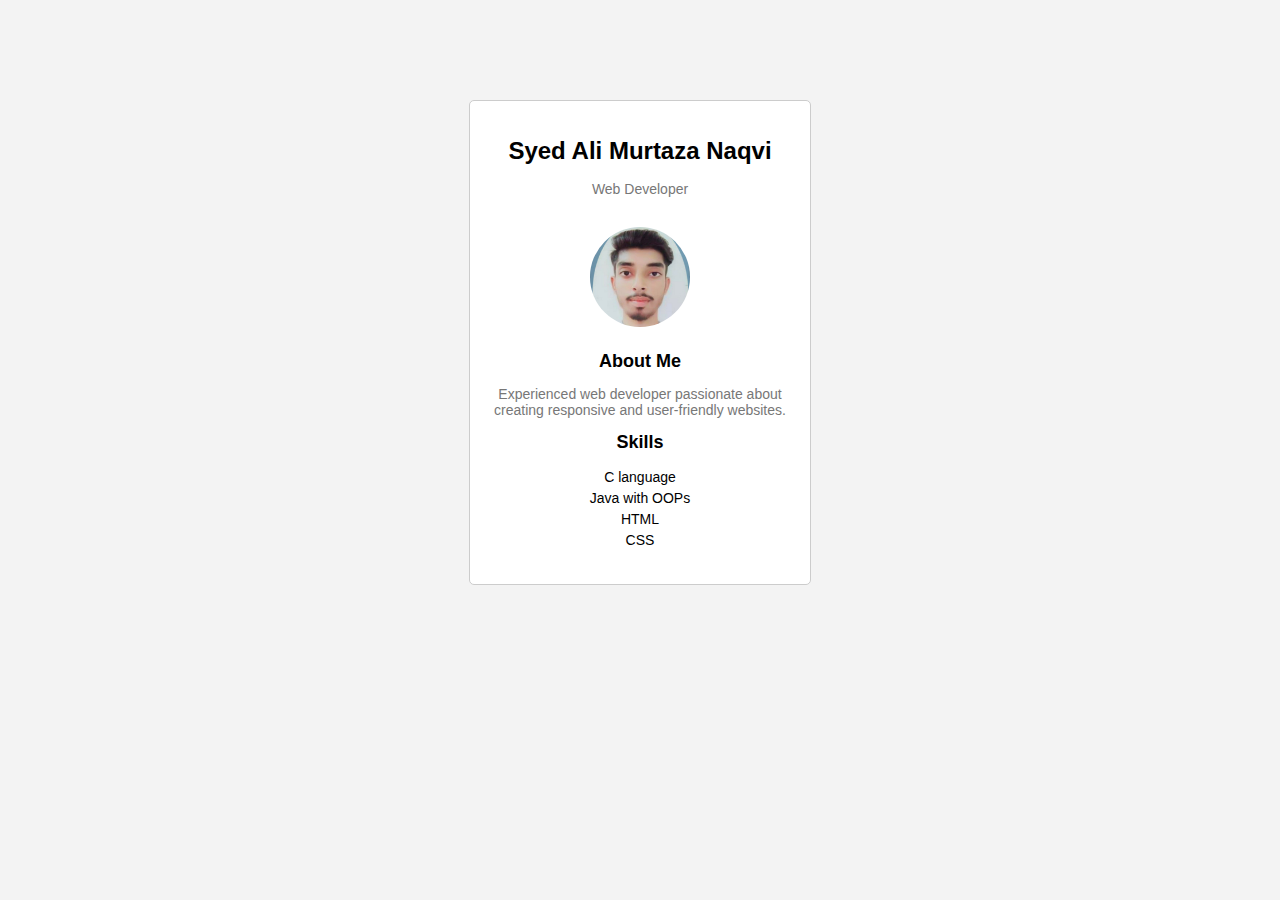
<file: Engineers/ali-murtaza.html>
<!DOCTYPE html>
<html lang="en">
<head>
    <meta charset="UTF-8">
    <meta name="viewport" content="width=device-width, initial-scale=1.0">
    <link rel="shortcut icon" href="../image/favicon.png" type="image/x-icon">
    <title>Programmer Profile</title>
    <style>
        body {
    font-family: Arial, sans-serif;
    background-color: #f3f3f3;
    text-align: center;
}

.container {
    background-color: #fff;
    width: 300px;
    margin: 100px auto;
    padding: 20px;
    border: 1px solid #ccc;
    border-radius: 5px;
}

header {
    margin-bottom: 20px;
}

h1 {
    font-size: 24px;
}

p {
    font-size: 14px;
    color: #777;
}

.profile img {
    width: 100px;
    height: 100px;
    border-radius: 50%;
    margin: 10px 0;
}

.info h2 {
    font-size: 18px;
    margin: 10px 0;
}

.info p {
    font-size: 14px;
}

ul {
    list-style-type: none;
    padding: 0;
}

ul li {
    font-size: 14px;
    margin: 5px 0;
}

    </style>
</head>
<body>
    <div class="container">
        <header>
            <h1>Syed Ali Murtaza Naqvi</h1>
            <p>Web Developer</p>
        </header>
        <section class="profile">
            <img src="../image/ali-murtaza.jpg" alt="Syed Ali Murtaza">
            <div class="info">
                <h2>About Me</h2>
                <p>Experienced web developer passionate about creating responsive and user-friendly websites.</p>
                <h2>Skills</h2>
                <ul>
                    <li>C language</li>
                    <li>Java with OOPs</li>
                    <li>HTML</li>
                    <li>CSS</li>
                </ul>
            </div>
        </section>
    </div>
    <scrip>
        
    </script>
</body>
</html>
</file>
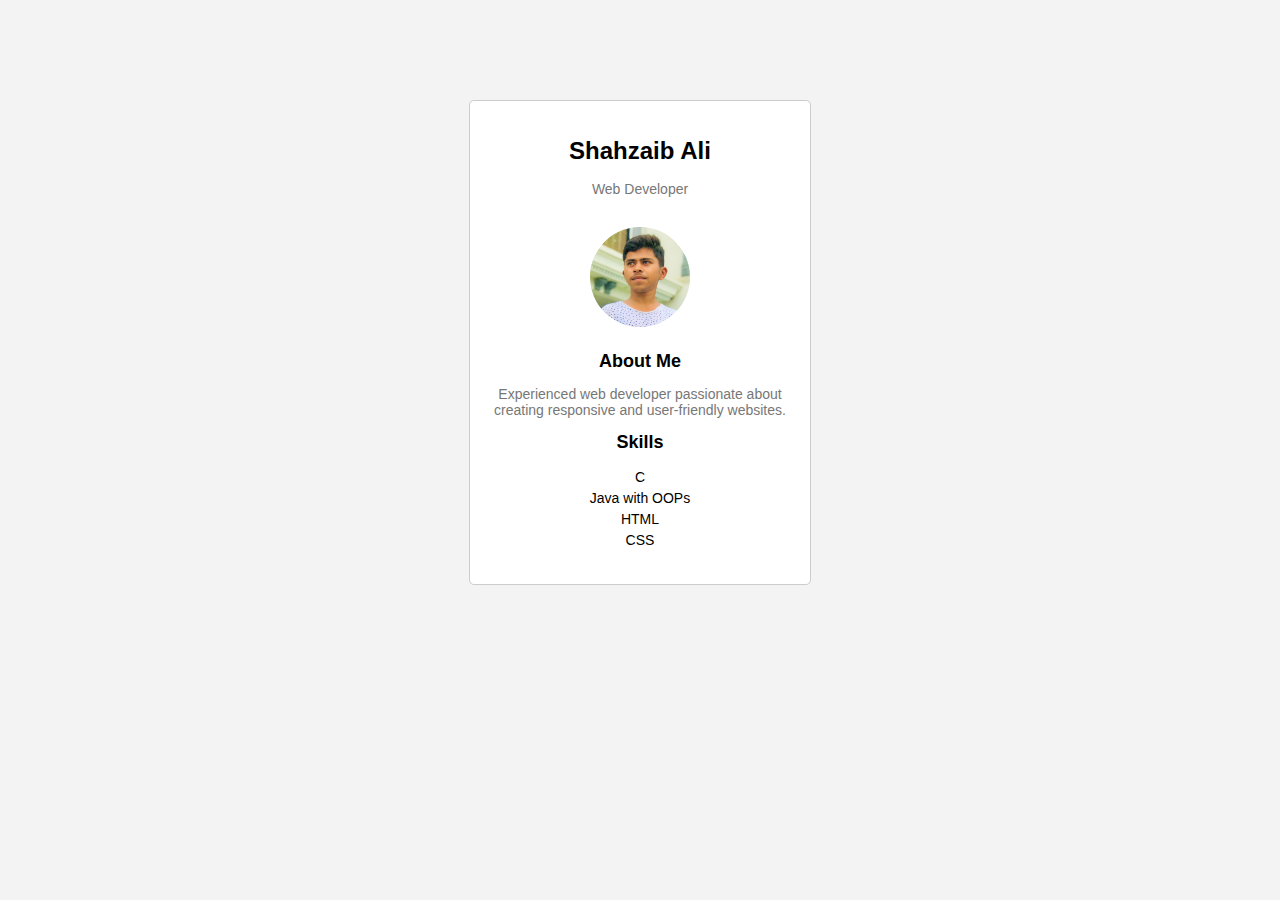
<file: Engineers/shahzaib.html>
<!DOCTYPE html>
<html lang="en">

<head>
    <meta charset="UTF-8">
    <meta name="viewport" content="width=device-width, initial-scale=1.0">
    <link rel="shortcut icon" href="image/favicon.png" type="image/x-icon">
    <title>Shahzaib Ali | Profile</title>
    <style>
        body {
            font-family: Arial, sans-serif;
            background-color: #f3f3f3;
            text-align: center;
        }

        .container {
            background-color: #fff;
            width: 300px;
            margin: 100px auto;
            padding: 20px;
            border: 1px solid #ccc;
            border-radius: 5px;
        }

        header {
            margin-bottom: 20px;
        }

        h1 {
            font-size: 24px;
        }

        p {
            font-size: 14px;
            color: #777;
        }

        .profile img {
            width: 100px;
            height: 100px;
            border-radius: 50%;
            margin: 10px 0;
        }

        .info h2 {
            font-size: 18px;
            margin: 10px 0;
        }

        .info p {
            font-size: 14px;
        }

        ul {
            list-style-type: none;
            padding: 0;
        }

        ul li {
            font-size: 14px;
            margin: 5px 0;
        }
    </style>
</head>

<body>
    <div class="container">
        <header>
            <h1>Shahzaib Ali
            </h1>
            <p>Web Developer</p>
        </header>
        <section class="profile">
            <img src="../image/shahzaib.jpg" alt="Shahzaib's Profile Picture">
            <div class="info">
                <h2>About Me</h2>
                <p>Experienced web developer passionate about creating responsive and user-friendly websites.</p>
                <h2>Skills</h2>
                <ul>
                    <li>C</li>
                    <li>Java with OOPs</li>
                    <li>HTML</li>
                    <li>CSS</li>
                </ul>
            </div> 
        </section>
    </div>
    <scrip>

        </script>
</body>

</html>
</file>
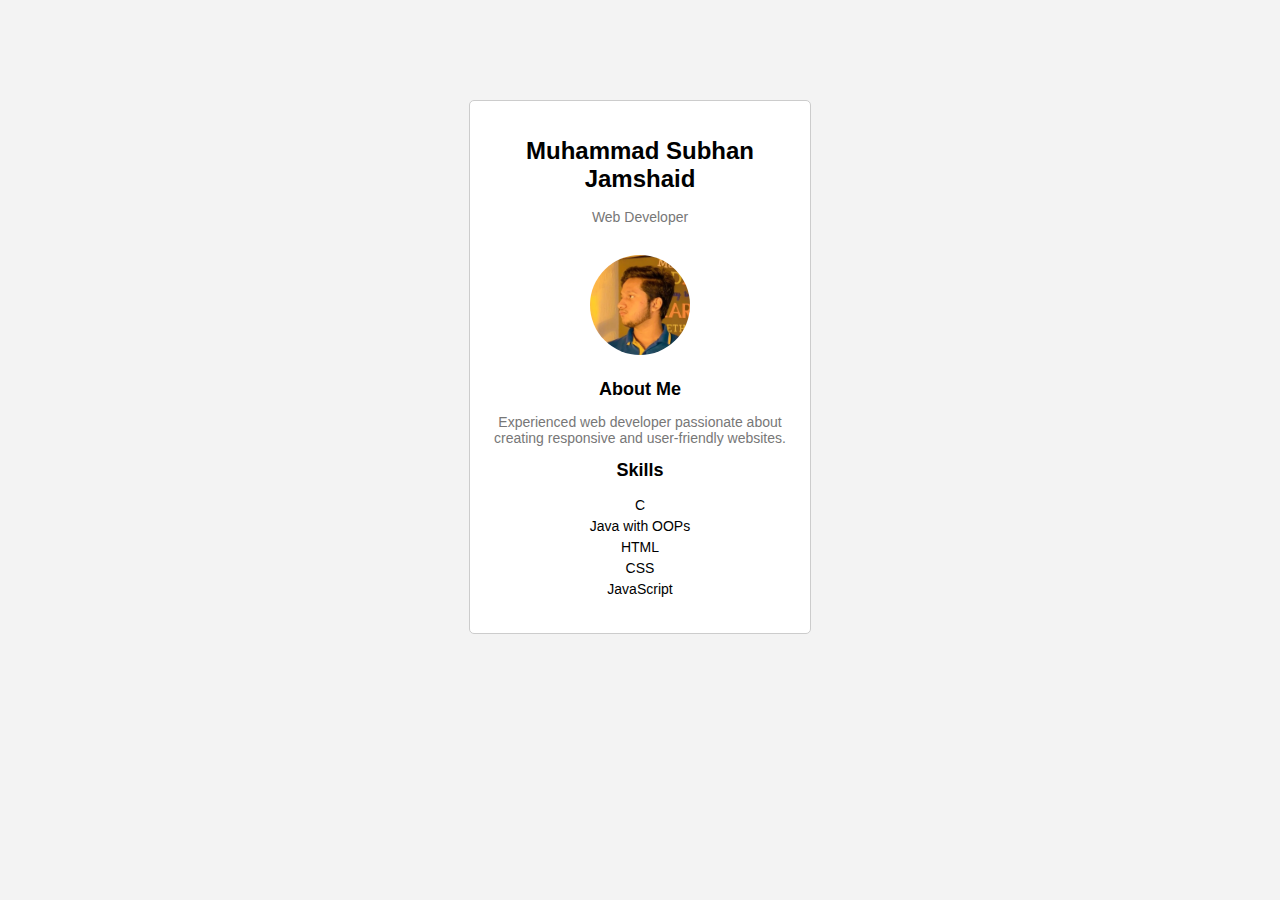
<file: Engineers/subhan.html>
<!DOCTYPE html>
<html lang="en">
<head>
    <meta charset="UTF-8">
    <meta name="viewport" content="width=device-width, initial-scale=1.0">
    <link rel="shortcut icon" href="image/favicon.png" type="image/x-icon">
    <title>Sheikh Subhan | Profile</title>
    <style>
        body {
    font-family: Arial, sans-serif;
    background-color: #f3f3f3;
    text-align: center;
}

.container {
    background-color: #fff;
    width: 300px;
    margin: 100px auto;
    padding: 20px;
    border: 1px solid #ccc;
    border-radius: 5px;
}

header {
    margin-bottom: 20px;
}

h1 {
    font-size: 24px;
}

p {
    font-size: 14px;
    color: #777;
}

.profile img {
    width: 100px;
    height: 100px;
    border-radius: 50%;
    margin: 10px 0;
}

.info h2 {
    font-size: 18px;
    margin: 10px 0;
}

.info p {
    font-size: 14px;
}

ul {
    list-style-type: none;
    padding: 0;
}

ul li {
    font-size: 14px;
    margin: 5px 0;
}

    </style>
</head>
<body>
    <div class="container">
        <header>
            <h1>Muhammad Subhan Jamshaid</h1>
            <p>Web Developer</p>
        </header>
        <section class="profile">
            <img src="../image/subhan.jpg" alt="Sheikh Muhammad Subhan">
            <div class="info">
                <h2>About Me</h2>
                <p>Experienced web developer passionate about creating responsive and user-friendly websites.</p>
                <h2>Skills</h2>
                <ul>
                    <li>C</li>
                    <li>Java with OOPs</li>
                    <li>HTML</li>
                    <li>CSS</li>
                    <li>JavaScript</li>
                </ul>
            </div>
        </section>
    </div>
    <scrip>
        
    </script>
</body>
</html>
</file>
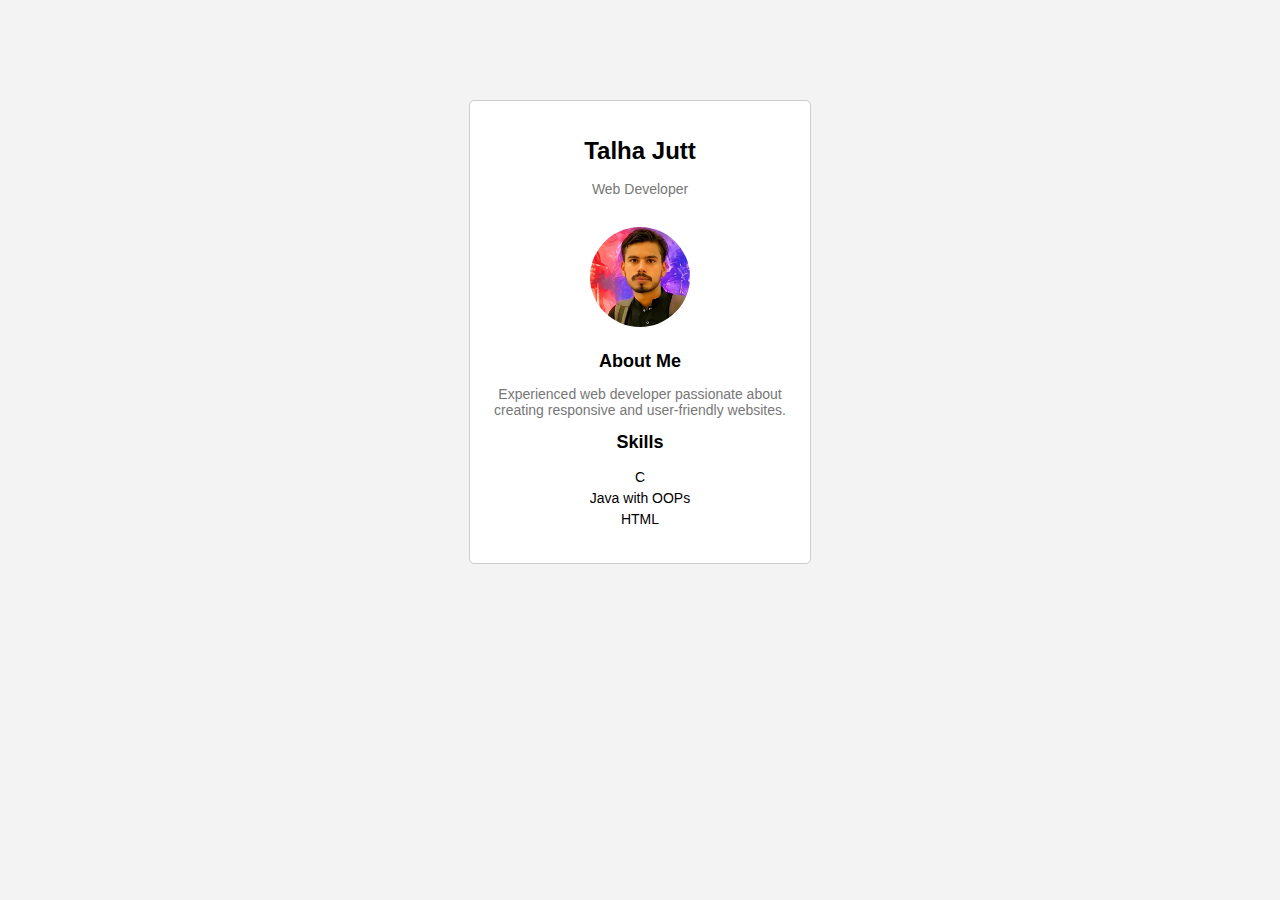
<file: Engineers/talha.html>
<!DOCTYPE html>
<html lang="en">
<head>
    <meta charset="UTF-8">
    <meta name="viewport" content="width=device-width, initial-scale=1.0">
    <link rel="shortcut icon" href="image/favicon.png" type="image/x-icon">
    <title>Talha Jutt | Profile</title>
    <style>
        body {
    font-family: Arial, sans-serif;
    background-color: #f3f3f3;
    text-align: center;
}

.container {
    background-color: #fff;
    width: 300px;
    margin: 100px auto;
    padding: 20px;
    border: 1px solid #ccc;
    border-radius: 5px;
}

header {
    margin-bottom: 20px;
}

h1 {
    font-size: 24px;
}

p {
    font-size: 14px;
    color: #777;
}

.profile img {
    width: 100px;
    height: 100px;
    border-radius: 50%;
    margin: 10px 0;
}

.info h2 {
    font-size: 18px;
    margin: 10px 0;
}

.info p {
    font-size: 14px;
}

ul {
    list-style-type: none;
    padding: 0;
}

ul li {
    font-size: 14px;
    margin: 5px 0;
}

    </style>
</head>
<body>
    <div class="container">
        <header>
            <h1>Talha Jutt</h1>
            <p>Web Developer</p>
        </header>
        <section class="profile">
            <img src="../image/talha.jpg" alt="Muhammad Talha Jutt">
            <div class="info">
                <h2>About Me</h2>
                <p>Experienced web developer passionate about creating responsive and user-friendly websites.</p>
                <h2>Skills</h2>
                <ul>
                    <li>C</li>
                    <li>Java with OOPs</li>
                    <li>HTML</li>
                </ul>
            </div>
        </section>
    </div>
    <scrip>
        
    </script>
</body>
</html>
</file>
<file: css/utlis.css>
.flex-text-center {
    display: flex;
    justify-content: center;
    align-items: center;
    padding-top: 3vh;
    text-align: center;
}
.main-hr{
    margin: 10vh 2vw 5vh 2vw;
}
.head-btn{
    height: 45px;
    width: 140px;
    margin: 0 auto;
    font-size: 110%;
    font-family: 'Tektur';
    text-transform: uppercase;
    border: none;
    color: var(--main-bg-color);
    background-color: #fff;
    border: 2px solid #808080;
    border-radius: 15px;
}
.head-btn a{
    color: var(--main-bg-color);
    text-decoration: none;
}
.head-btn:hover{
    background-color:#808080;
    box-shadow: 0 5px 10px black;
    border: 1px solid #fff;
}
.head-btn:hover a{
    color: #fff;
}
.btn {
    padding: 4px 8px;
    color: white;
    background-color: transparent;
    border-radius: 10%;
    cursor: pointer;
    border: none;
}

.text-center {
    text-align: center;
    padding: 2vh 6vh;
}

.head2 {
    padding: 1vh 0 1vh 3vw;
    font-size: 3vh;
    font-family: 'Raleway';
}

.head3 {
    font-size: 13px;
    text-align: center;
}

hr {
    margin: 0 2vw;
}

.p-box{
    text-align: center;
    text-transform: capitalize;
    color: #808080;
    font-size: 12px;
}
.box-img {
    height: 105px;
    margin: auto;
    justify-content: center;
    transition: all 0.15s ease-in-out 0.2s;
}
</file>
<file: css/style.css>
@import url('https://fonts.googleapis.com/css2?family=Raleway:wght@300&family=Tektur&family=Ubuntu&display=swap');

:root {
    --main-bg-color: #121113;
    /* --main-bg-color: #ffffff2c; */
}


* {
    margin: 0;
    padding: 0;
}

body {
    background-color: rgb(238, 238, 238);
    font-family: 'Tektur', cursive;
    text-transform: uppercase;
}

/* HEADER CSS*/
header {
    background-color: var(--main-bg-color);
}

/* LOGO CSS */
.logo {
    display: flex;
    align-items: center;
    padding-left: 30px;
}

.logo img {
    width: 70px;
    height: 45px;
}

/* NAV-BAR CSS */
nav {
    display: flex;
}

nav ul {
    height: 60px;
    display: flex;
    justify-content: flex-start;
    align-items: center;
}

nav ul li {
    list-style: none;
    padding: 0 23px;
}

nav ul li a {
    font-size: 17px;
    color: white;
    text-decoration: none;
    text-transform: uppercase;
}

nav ul li a:hover {
    font-weight: 600;
}

/* SEARCH BAR */
.search {
    display: flex;
    margin-top: 19px;
    align-items: center;
    background-color: #ffffff38;
    width: 360px;
    height: 25px;
    border-radius: 5px;
}
.search:hover{
    border-bottom: 1px solid white;
}
.search input {
    height: 23px;
    width: 330px;
    border-radius: 5px;
    background: transparent;
    color: white;
    font-family: "raleway";
    outline: none;
    border: none;
    margin: 0 10px 0 23px;
}

/* Contacts: Whatsapp */

.whatsapp{
    margin: auto 100px;
    display: flex;
}
.whatsapp a{
    color: white;
    margin: auto 0;
}
.whatsapp a i:hover{
    color: white;
}
/* PAGE HEADING CSS */
.head{
    background-image: url(main.jpg);
    height: 580px;
    background-size: cover;
    background-position: center;
    background-attachment: fixed;
}
.page-head{
    height: 580px;
    background-color: #121113a8;
    color: white;
    display: flex;
    flex-direction: column;
    justify-content: center;
    margin: 0 auto;
}
.page-head h1{
    text-align: center;
    font-size: 70px;
    font-weight: bolder;
}

.page-head p{
    font-size: 18px;
    height: 85px;
}

/* FOOTER */
footer {
    height: 150px;
    background-color: var(--main-bg-color);
    color: white;
}

/* LINKS */
.links {
    display: flex;
    justify-content: center;
    align-items: center;
    height: 45px;
}

.links a {
    color: white;
}

.fa-brands {
    color: lightgray;
    margin: 0 15px;
    font-size: 27px;
}
 .fa-brands:hover{
    color: white;
    font-size: 30px;
 }

 /*   Scroll-Bar   */
 ::-webkit-scrollbar{
    width: 0;
 }
</file>
<file: css/home.css>
/* MAIN */
.container {
    padding: auto;
    min-height: calc(100vh -70px - 60px);
    max-width: 100vw;
} 

/* SLIDER */
.slider {
    background-image: url(../image/banner.jpg);
    background-position: center;
    background-size: cover;
    height: 550px;
}

/* LANGUAGES IMAGE */

.language-img {
    display: flex;
    justify-content: center;

}

.language-img img {
    height: 350px;
}

/* QUOTE */

.quote {
    margin: 15px auto;
    height: 100px;
    width: 80%;
    background-color: #121113;
    color: white;
    font-family: 'Raleway', sans-serif;
    border-radius: 5px;
}

/* BLOCKS */

.box {
    display: flex;
    flex-direction: column;
    height: 200px;
    width: 90%;
    background-color: white;
    margin: 20px auto;
    font-family: 'Ubuntu', sans-serif;
    border-radius: 5px;
}

.members{
    border-radius: 100%;
    transition: all 0.2s ease;
}

/* LANGUAGE BOX */

.content1 {
    display: flex;
    justify-content: center;
    align-items: center;
}
.content1 a{
    color: #121113;
    text-decoration: none;
}
.box-members1{
    display: flex;
    justify-content: center;
    flex-direction: column;
    width: 130px;
    /* border: 2px solid black; */
    margin: 10px; 
    padding: 5px;
}
.members:hover {
    background-color: lightgrey;
    color: black;
    border-radius: 5%;
    font-weight: bold;
}
/* PROGRAMMERS */

.content2 {
    display: flex;
    justify-content: center;
    align-items: center;
    height: 160px; 
}
.content2 a{
    color: #121113;
    text-decoration: none;
}

.box-members2{
    display: flex;
    justify-content: center;
    flex-direction: column;
    padding: auto;
    margin:  8px 5px 5px 0;
    width: 162px;
    height: 145px;
    flex-wrap:wrap;
}
.box-members2 img{
    border-radius: 100%;
    width: 110px;
}
.box-members2:hover img{
    box-shadow: 0 0 10px #808080;
}
</file>
<file: css/about.css>
.container {
    margin: 10vh auto;
    height: calc(155vh - 70px - 150px);
}

/* SECTION BLOCK */
.container h1{
    text-align: center;
}
.section1 {
    margin-top: 5vh;
    height: 60vh;
    display: flex;
    justify-content: space-evenly;
    align-items: center;
}

.block {
    height: 55vh;
    width: 25vw;
    display: flex;
    flex-direction: column;
    align-items: center;
    background-color: white;
    color: var(--main-bg-color);
    border-radius: 5px;
    animation: block 1s ease-in-out 1s 1;
    animation: name duration timing-function delay iteration-count direction fill-mode;
}
.block p{
    text-transform: capitalize;
}
@keyframes block {
    from {
        /* height: 60vh; */
        width: 30vw;
    }

    to {
        height: 55vh;
        width: 25vw;
    }
}

.block i{
    font-size: 10vh;
    margin: 2vh auto;
}

.block:hover {
    background-color: var(--main-bg-color);
    color: white;
}

/* SECTION -- 2 */

.section2 {
    height: 45vh;
    margin: 5vh 10vw;
    background-color: white;
    display: grid;
    grid-template-columns: 60vw auto;
    align-items: center;
    border-radius: 5px;
}

.about-me {
    display: flex;
    flex-direction: column;
    align-items: center;
}
.about-p{
    text-transform: capitalize;
}
.fa-phoenix-framework{
    font-size: 13vh;
    text-align: center;
    color: darkgray;
}
.fa-phoenix-framework:hover{
    color: var(--main-bg-color);
    font-size: 13vh;
    text-align: center;
}
.link{
    font-size: 3vh;
    color: var(--main-bg-color);
    text-transform: lowercase;
    text-align: center;
}
.link i{
    font-size: 3.5vh;
}
.link i:hover{
    font-size: 3.5vh;
    color: var(--main-bg-color);
}
.about-img img{
    height: 35vh;
    width: 13vw;
    border-radius: 5px;
}
</file>
<file: css/contact.css>
.container{
    margin: 10vh auto;
    height: 220vh;
}

/* SECTION - 1 */
.section1{
    height: 40vh;
    margin: auto;
    display: flex;
    justify-content: center;
    /* border: 1px solid black; */
}
.section1 a{
    color: #121113d2;
    text-decoration: none;
}
.box{
    height: 20vh;
    width: 25vw;
    margin: 5vh 1vw;
    display: flex;
    flex-direction: column;
    align-items: center;
    border-radius: 5px;
    color: gray;
}
.box i{
    font-size: 10vh;
    color: var(--main-bg-color);
    padding: 2vh 0;
}
.box:hover{
    color: var(--main-bg-color);
}

/* SECTION - 2 */

.section2{
    background: url(https://images.pond5.com/black-and-white-background-code-footage-144341579_iconl.jpeg);
    background-size: cover;
    background-position: center;
    background-attachment: fixed;
    color: white;
    height: 90vh;
    display: flex;
    align-items: center;
    justify-content: center;
    padding: 5vh auto;
    margin: 5vh auto;
}  
.section2 h2{
    text-align: center;
    margin: 3vh auto;
    font-size: 5vh;
}
.input-field{
    display: flex;
    flex-direction: column;
    align-items: center;
    justify-content: center;
    width: 100vw;
    height: 90vh;
    background-color: #121113d2;
}
.input-field hr{
    width: 10vw; color: white;
    border: 2px solid white;
}
.input{
    background-color: rgba(255, 255, 255, 0.24);
    border-radius: 25px;
    margin: 2vh auto;
    font-size: 5vh;
    width: 30vw;
    height: 8vh;
    padding: 2vh auto;
    display: flex;
    align-items: center;
}
.input:hover{
    border-bottom: 2px solid white;
}
.input i{
    padding-left: 1vw;
}
.input input{
    font-family: "ubuntu";
    border: none;
    outline: none;
    background: transparent;
    height: 7vh;
    width: 24vw;
    margin: auto 1vw;
    color: white;
    font-size: 3vh;
}
.bottom{
    display: flex;
    flex-direction: column;
    align-items: center;
}
.bottom p a{
    color: white;
}
.forgot{
    font-size: 2vh;
    padding-left: 7vw;
    text-transform: capitalize;
    font-family: "ubuntu";
}
.bottom button{
    height: 5vh;
    width: 10vw;
    margin: 2.5vh auto;
    font-family: "raleway";
    border-radius: 25px;
    background-color: lightgrey;
    font-weight: bold;
}

/* SECTION -- 3 */

.section3{
    height: 45vh;
    width: 70vw;
    margin: 5vh auto;
    
    border-radius: 5px;
    display: flex;
    align-items: center;
    justify-content: center;
}
.block{
    display: flex;
    flex-direction: column;
    align-items: center;
    justify-content: center;
    height: 250px;
    width: 350px;
    margin: auto 1vw;
    text-transform: capitalize;
    background-color: #fff;
}
.block i{
    font-size: 10vh;
    margin: 2vh auto;
}
.block h3{
    font-size: 3vh;
}
.block:hover{
    background-color: var(--main-bg-color);
    color: white;
    border-radius: 5px;
}
.block p{
    text-transform: none;
    font-family: "ubuntu";
    height: 95px;
}
</file>
